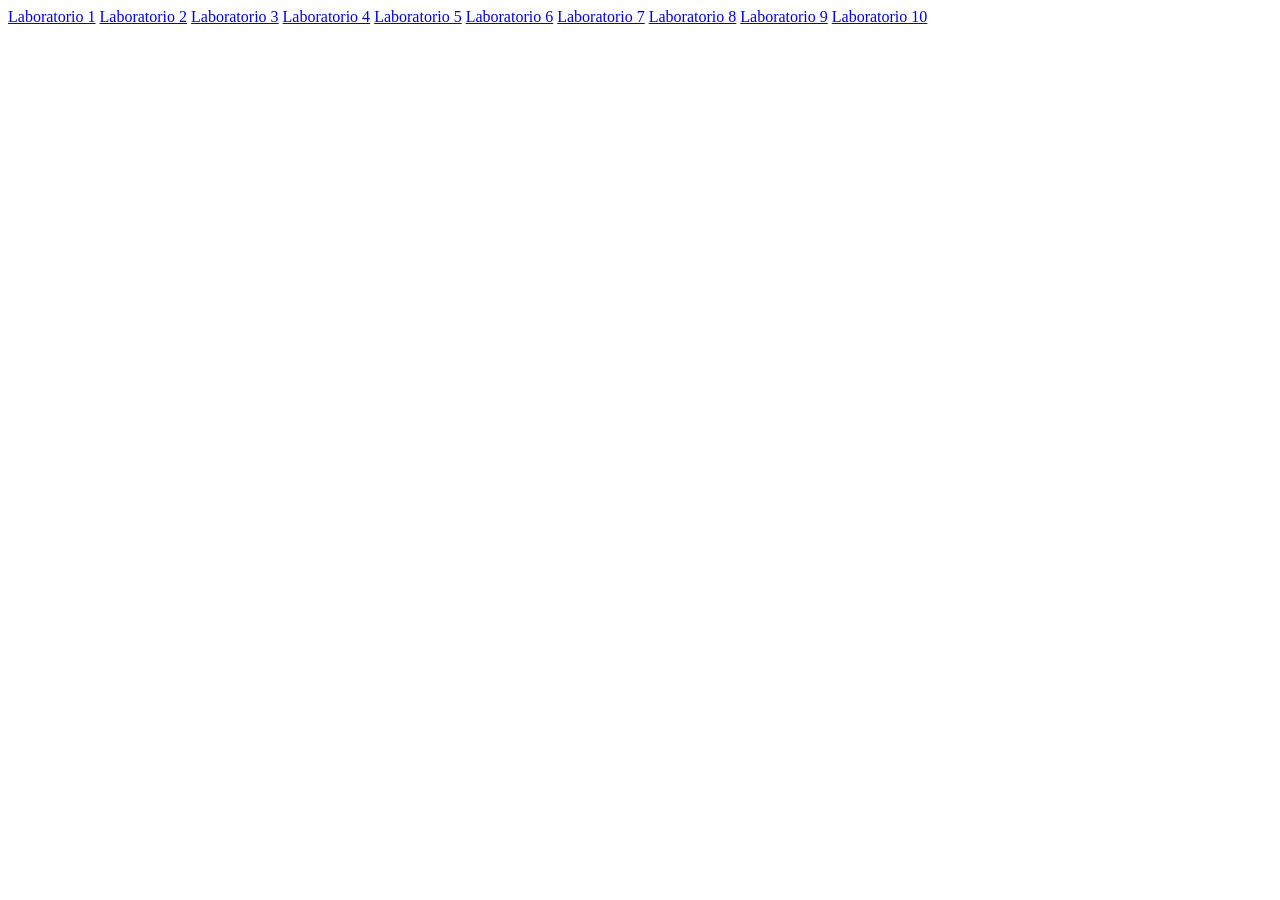
<file: index.html>
<!DOCTYPE html>
<html lang="en">
<head>
    <meta charset="UTF-8">
    <meta name="viewport" content="width=device-width, initial-scale=1.0">
    <title>Edwing Martinez - Laboratorio</title>
    </title>
</head>
<body>
    <a href="LAB 1/">Laboratorio 1</a>
    <a href="LAB 2/">Laboratorio 2</a>
    <a href="LAB 3/">Laboratorio 3</a>
    <a href="LAB 4/">Laboratorio 4</a>
    <a href="LAB 5/">Laboratorio 5</a>
    <a href="LAB 6/">Laboratorio 6</a>
    <a href="LAB 7/">Laboratorio 7</a>
    <a href="LAB 8/">Laboratorio 8</a>
    <a href="LAB 9/">Laboratorio 9</a>
    <a href="LAB 10/">Laboratorio 10</a>
</body>
</html>
</file>
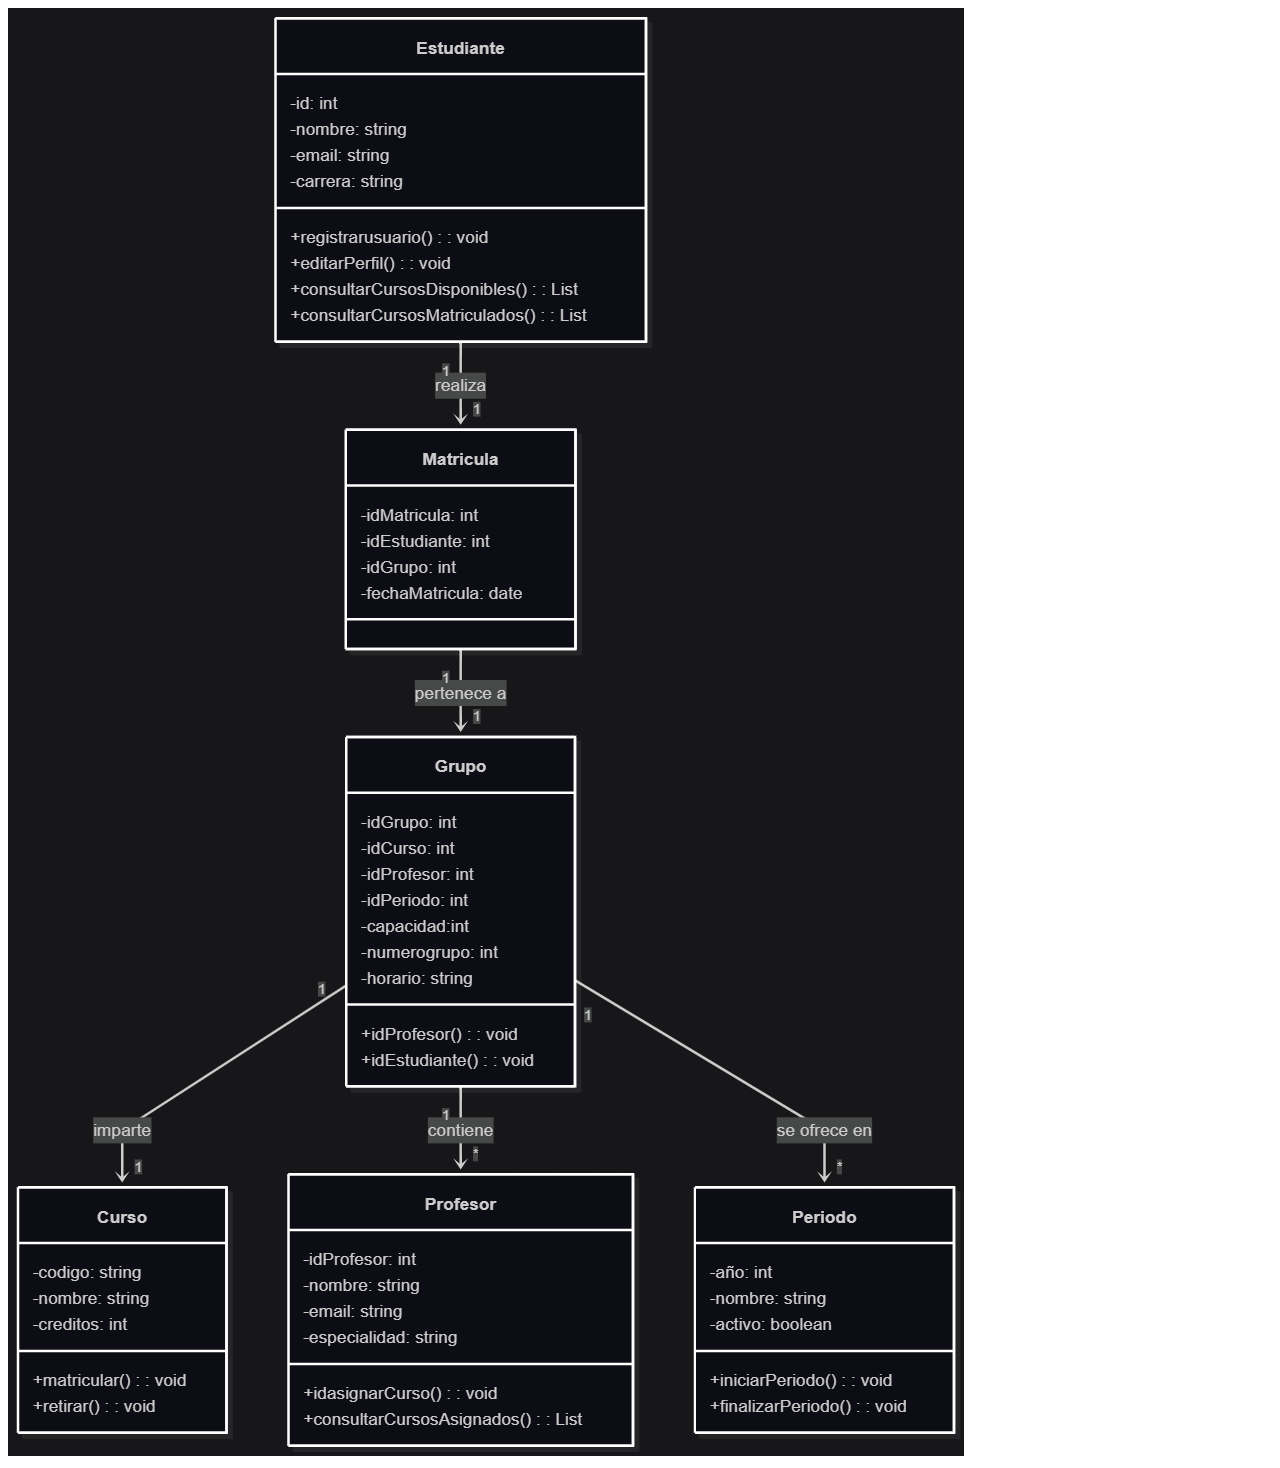
<file: LAB 1/index.html>
<!DOCTYPE html>
<html lang="en">
<head>
    <meta charset="UTF-8">
    <meta name="viewport" content="width=device-width, initial-scale=1.0">
    <title>LAB 1</title>
</head>
<body>
   <img src="tarea_diagrama.png" alt="Representación del proyecto"/> 
</body>
</html>
</file>
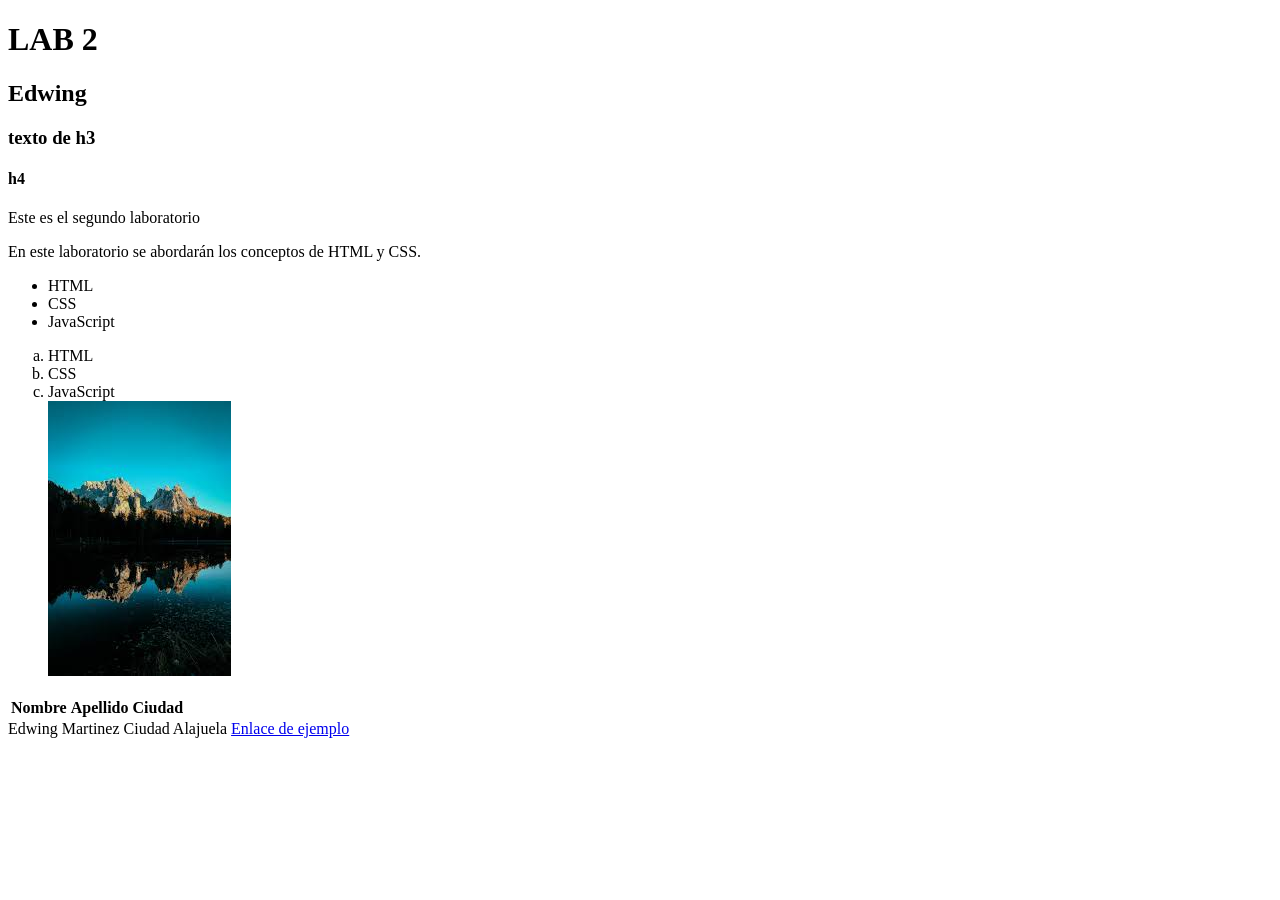
<file: LAB 2/index.html>
<!DOCTYPE html>
<html lang="en">
  <head>
    <!--  cuerpo html  -->
    <meta charset="UTF-8" />
    <meta name="viewport" content="width=device-width, initial-scale=1.0" />
    <title>LAB 2 - Edwing</title>
  </head>
  <body>
    <h1>LAB 2 </h1>
    <h2>Edwing</h2>
    <h3>texto de h3</h3>
    <h4>h4</h4>
    <p>Este es el segundo laboratorio</p>
    <p>En este laboratorio se abordarán los conceptos de HTML y CSS.</p>
    <ul>
      <!--  lista sin ordenar -->
      <li>HTML</li>
      <li>CSS</li>
      <li>JavaScript</li>
      </ul>
      <!-- Lista ordenada -->
      <ol type= "a">
      <li>HTML</li>
      <li>CSS</li>
      <li>JavaScript</li>

      <td><img src="image.jpeg" alt="Representación de la imagen"/></td>
    </ol>
    <table>
      <thead>
        <tr>
          <th>Nombre</th>
          <th>Apellido</th>
          <th>Ciudad</th>
        </tr>


      </table>
      <tbody>
        <tr>
          <td>Edwing</td>
          <td>Martinez</td>
          <td>Ciudad Alajuela</td>
          <td>
        </tr>
      </tbody>
    </table>
    <body>
      <a href="https://www.ejemplo.com">Enlace de ejemplo</a>
    </body>
</html>
</file>
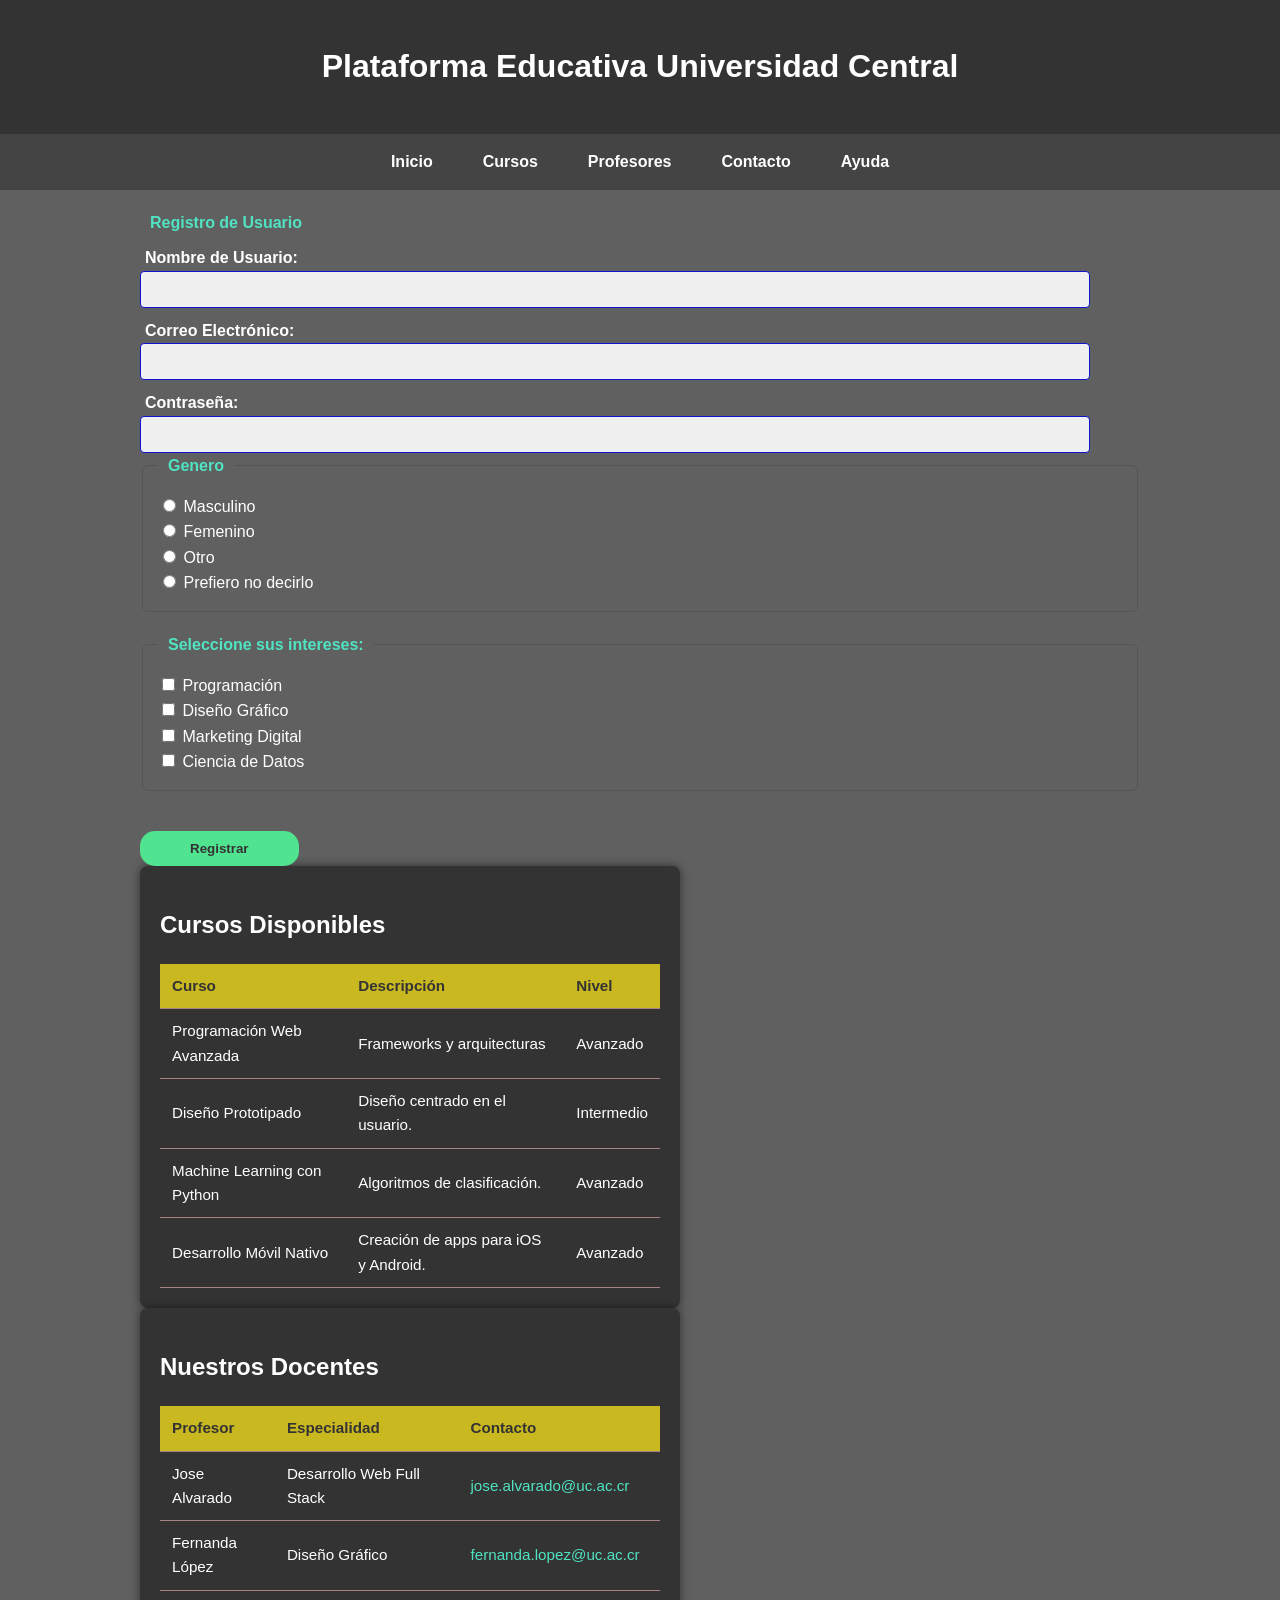
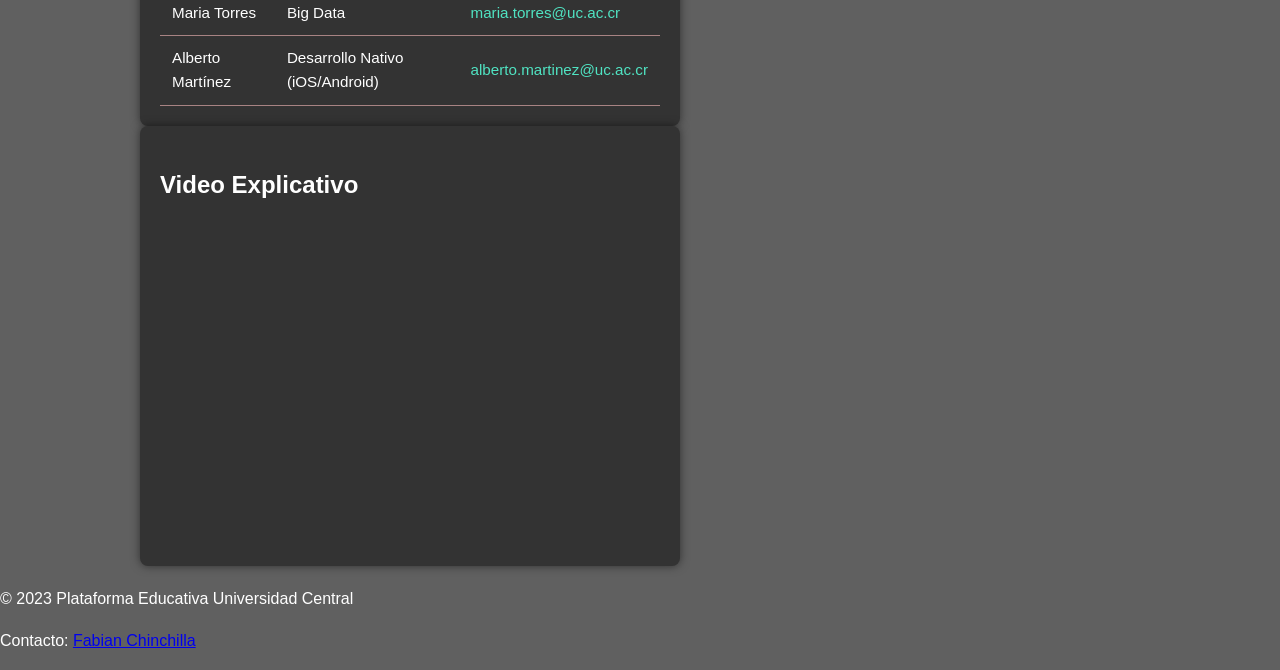
<file: LAB 3/index.html>
<!DOCTYPE html>
<html lang="es">

<head>
  <meta charset="UTF-8">
  <meta name="viewport" content="width=device-width, initial-scale=1.0">
  <title>LAB-03 | Plataforma Educativa </title>
  <style>
    /* Colores base: fondo oscuro y texto claro, con acento verde/azul */
    body {
      background-color: rgba(0, 0, 0, 0.623);
      color: #fff;
      font-family: Arial, sans-serif;
      line-height: 1.6;
      margin: 0;
      padding: 0;
    }

    /* Estilos para el Encabezado */
    header {
      background-color: #333;
      padding: 20px;
      text-align: center;
    }

    nav {
      background-color: #444;
      padding: 10px 0;
    }

    nav ul {
      list-style: none;
      padding: 0;
      margin: 0;
      display: flex;
      justify-content: center;
      flex-wrap: wrap;
    }

    nav li {
      margin: 0 15px;
      padding: 5px 0;
    }

    /* Color de acento para la navegación */
    nav a {
      color: white;
      text-decoration: none;
      font-weight: bold;
      padding: 5px 10px;
      border-radius: 4px;
      transition: background-color 0.3s;
    }

    nav a:hover {
      background-color: #e8cc10;
      color: #333;
    }

    /* Contenido Principal y Secciones */
    main {
      max-width: 1000px;
      margin: 20px auto;
      gap: 20px;
      padding: 0 20px;
    }

    .form-video-container {
      display: flex;
      justify-content: center;
      gap: 20px;
      flex-wrap: wrap;
    }

    section {
      background-color: #333;
      padding: 20px;
      border-radius: 8px;
      box-shadow: 0 0 10px rgba(0, 0, 0, 0.5);
      flex: 1;
      min-width: 300px;
      max-width: 500px;
    }

    /* Estilos de formulario */
    .form-group label {
      display: block;
      margin-left: 5px;
      font-weight: bold;
      margin-top: 10px;
    }

    .form-input {
      width: 95%;
      padding: 10px;
      border: 1px solid #0f12ce;
      border-radius: 4px;
      box-sizing: border-box;
      color: #333;
      background-color: #f0f0f0;
    }
 /* Boton de registrar */
    .submit-button {
      padding: 10px 50px;
      border-radius: 15px;
      background-color: #50e390;
      color: #333;
      font-weight: bold;
      border: none;
      cursor: pointer;
      margin-top: 20px;
      transition: all 0.3s ease;
    }
   
    .submit-button:hover {
      background-color: #44aa32;
      transform: scale(1.05);
    }

    fieldset {
      border: 1px solid #555;
      border-radius: 6px;
      padding: 15px;
      margin-bottom: 20px;
    }

    legend {
      color: #50e3c2;
      font-weight: bold;
      padding: 0 10px;
    }

    /* Estilos del video */
    iframe {
      width: 100%;
      max-width: 560px;
      height: 315px;
      border-radius: 8px;
    }

    /* ESTILOS PARA LAS NUEVAS TABLAS DE DATOS */
    .data-table {
      width: 100%;
      border-collapse: collapse;
      margin-top: 15px;
      font-size: 0.95em;
    }
    .data-table th, .data-table td {
      padding: 10px 12px;
      border-bottom: 1px solid #a88383;
      text-align: left;
    }
    .data-table th {
      background-color: #c9b820;
      color: #333;
      font-weight: bold;
    }
    .data-table td a {
      color: #50e3c2;
      text-decoration: none;
    }
    .data-table td a:hover {
      text-decoration: underline;
    }
    .data-table tbody tr:hover {
      background-color: #4e4e4e;
    }
</style>
</head>

<body>

  <!-- encabezado de cuerpo de la pagina-->
  <header>
    <h1>Plataforma Educativa Universidad Central</h1>
  </header>

  <!-- menu -->
  <nav>
    <ul>
      <li><a href="inicio">Inicio</a></li>
      <li><a href="cursos">Cursos</a></li>
      <li><a href="profesores">Profesores</a></li>
      <li><a href="contacto">Contacto</a></li>
      <li><a href="ayuda">Ayuda</a></li>
    </ul>
  </nav>

  <main class="flex flex-col">
    <!-- CONTENEDOR DE INICIO -->
            <legend>Registro de Usuario</legend>

            <div class="form-group">
              <label for="username">Nombre de Usuario:</label>
              <input class="form-input" type="text" id="username" name="username" required>

              <label for="email">Correo Electrónico:</label>
              <input class="form-input" type="email" id="email" name="email" required>

              <label for="password">Contraseña:</label>
              <input class="form-input" type="password" id="password" name="password" required>
            </div>

            <fieldset>
              <legend>Genero</legend>
              <div>
                <div>
                  <input type="radio" value="m" name="genero" id="g-m">
                  <label for="g-m">Masculino</label>
                </div>
                <div>
                  <input type="radio" value="f" name="genero" id="g-f">
                  <label for="g-f">Femenino</label>
                </div>
                <div>
                  <input type="radio" value="o" name="genero" id="g-o">
                  <label for="g-o">Otro</label>
                </div>
                <div>
                  <input type="radio" value="n" name="genero" id="g-n">
                  <label for="g-n">Prefiero no decirlo</label>
                </div>
              </div>
            </fieldset>

            <fieldset>
              <legend>Seleccione sus intereses:</legend>
              <div>
                <div>
                  <input type="checkbox" name="intereses" id="interes1" value="programacion">
                  <label for="interes1">Programación</label>
                </div>
                <div>
                  <input type="checkbox" name="intereses" id="interes2" value="diseno">
                  <label for="interes2">Diseño Gráfico</label>
                </div>
                <div>
                  <input type="checkbox" name="intereses" id="interes3" value="marketing">
                  <label for="interes3">Marketing Digital</label>
                </div>
                <div>
                  <input type="checkbox" name="intereses" id="interes4" value="ciencia">
                  <label for="interes4">Ciencia de Datos</label>
                </div>
              </div>
            </fieldset>

            <button class="submit-button" type="submit">Registrar</button>
          </fieldset>
        </form>
      </section>
    </div>

    <!-- 1. SECCIÓN: TABLA DE CURSOS -->
    <section id="cursos">
      <h2>Cursos Disponibles</h2>

      <table class="data-table">
        <thead>
          <tr>
            <th>Curso</th>
            <th>Descripción</th>
            <th>Nivel</th>
          </tr>
        </thead>
        <tbody>
          <tr>
            <td>Programación Web Avanzada</td>
            <td>Frameworks y arquitecturas </td>
            <td>Avanzado</td>
          </tr>
          <tr>
            <td>Diseño Prototipado</td>
            <td>Diseño centrado en el usuario.</td>
            <td>Intermedio</td>
          </tr>
          <tr>
            <td>Machine Learning con Python</td>
            <td>Algoritmos de clasificación.</td>
            <td>Avanzado</td>
          </tr>
          <tr>
            <td>Desarrollo Móvil Nativo</td>
            <td>Creación de apps para iOS y Android.</td>
            <td>Avanzado</td>
          </tr>
        </tbody>
      </table>

    </section>

    <!-- 2. SECCIÓN: TABLA DE PROFESORES -->
    <section id="profesores">
      <h2>Nuestros Docentes</h2>
      
      <table class="data-table">
        <thead>
          <tr>
            <th>Profesor</th>
            <th>Especialidad</th>
            <th>Contacto</th>
          </tr>
        </thead>
        <tbody>
          <tr>
            <td>Jose Alvarado</td>
            <td>Desarrollo Web Full Stack</td>
            <td><a href="jose.alvarado@uc.ac.cr">jose.alvarado@uc.ac.cr</a></td>
          </tr>
          <tr>
            <td>Fernanda López</td>
            <td>Diseño Gráfico</td>
            <td><a href="fernanda.lopez@uc.ac.cr">fernanda.lopez@uc.ac.cr</a></td>
          </tr>
          <tr>
            <td>Maria Torres</td>
            <td>Big Data</td>
            <td><a href="maria.torres@uc.ac.cr">maria.torres@uc.ac.cr</a></td>
          </tr>
          <tr>
            <td>Alberto Martínez</td>
            <td>Desarrollo Nativo (iOS/Android)</td>
            <td><a href="alberto.martinez@uc.ac.cr">alberto.martinez@uc.ac.cr</a></td>
          </tr>
        </tbody>
      </table>

    </section>

    <!-- Video Explicativo -->
    <section>
      <h2>Video Explicativo</h2>
      <iframe src="https://www.youtube.com/embed/LXb3EKWsInQ?si=KRC7kR0cZzGenVSb&amp;start=61"
        title="Video Incrustado" frameborder="0"
        allow="accelerometer; autoplay; clipboard-write; encrypted-media; gyroscope; picture-in-picture; web-share"
        referrerpolicy="strict-origin-when-cross-origin" allowfullscreen></iframe>
    </section>
  </main>
  
  <footer>
    <p>&copy; 2023 Plataforma Educativa Universidad Central</p>
    <p>Contacto: <a href="fabian.chinchilla@uc.ac.cr">Fabian Chinchilla</a></p>
  </footer>
</body>
</html>
</file>
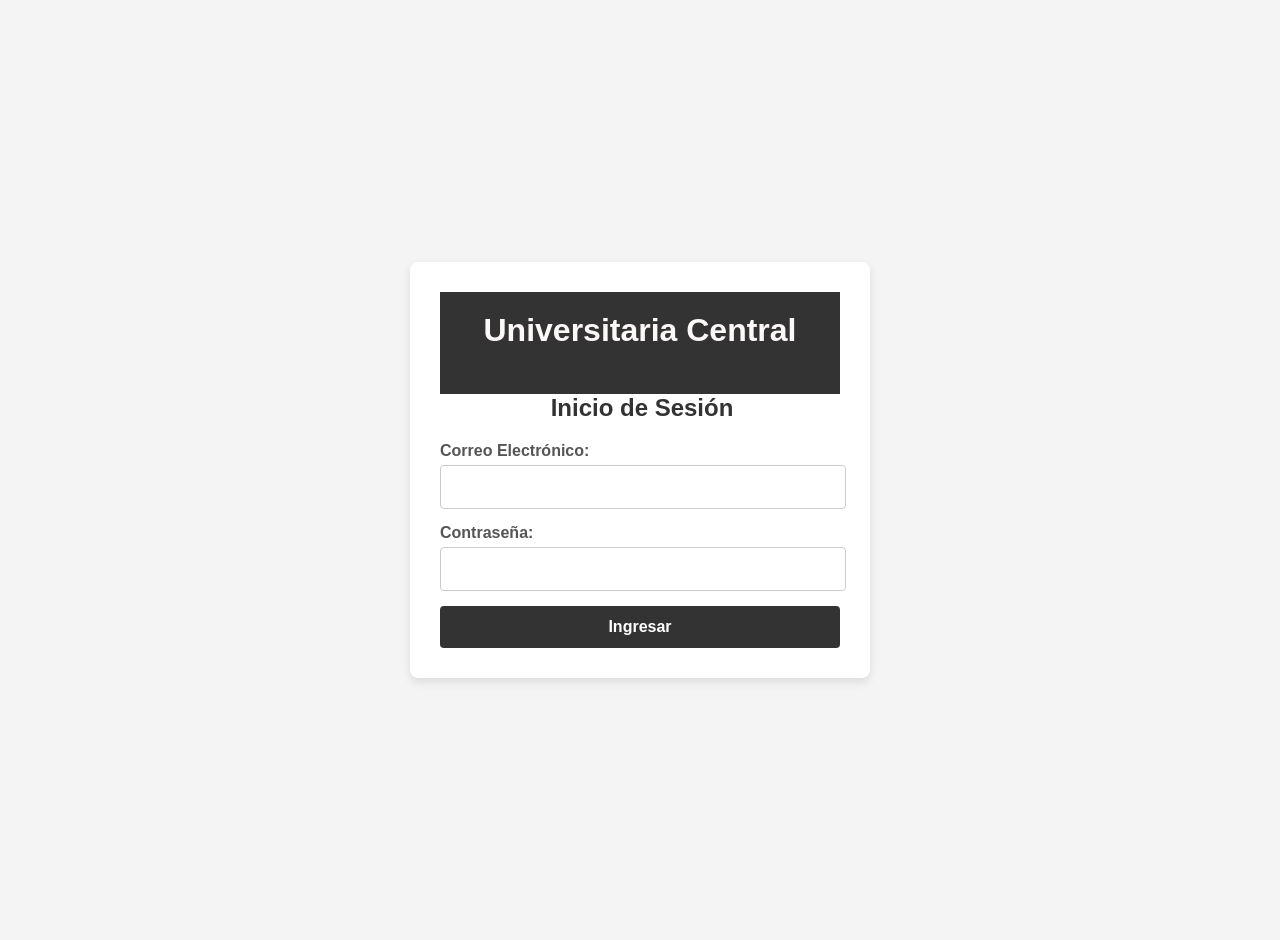
<file: LAB 4/index.htm>
<!DOCTYPE html>
<html lang="es">
<head>
    <meta charset="UTF-8">
    <meta name="viewport" content="width=device-width, initial-scale=1.0">
    <title>Plataforma Universitaria</title>
    
    <!-- CSS Interno para toda la aplicación -->
    <style>
        body {
            font-family: Arial, sans-serif;
            margin: 0;
            background-color: #f4f4f4;
        }

        /* --- Estilos del Login --- */
        #login-view {
            display: flex; /* Visible por defecto */
            justify-content: center;
            align-items: center;
            min-height: 100vh;
        }
        .login-container {
            width: 100%;
            max-width: 400px;
            background-color: #ffffff;
            padding: 30px;
            border-radius: 8px;
            box-shadow: 0 4px 10px rgba(0,0,0,0.1);
        }
        /* --- Titulo del Login --- */
        .login-container h1 {
            color: #fdf8f8;
            margin: 0 0 25px 0;
            text-align: center;
        }
        .login-container legend {
            font-size: 1.5em;
            font-weight: bold;
            color: #333;
            text-align: center;
            margin-bottom: 20px;
            width: 100%;
        }
        .login-container fieldset {
            border: none;
            padding: 0;
            margin: 0;
        }
        .login-container label {
            display: block;
            margin-bottom: 5px;
            font-weight: bold;
            color: #555;
        }
        .login-container input[type="email"],
        .login-container input[type="password"] {
            width: 95%;
            padding: 12px;
            border: 1px solid #ccc;
            border-radius: 4px;
            font-size: 16px;
            margin-bottom: 15px;
        }
        .login-container button {
            width: 100%;
            padding: 12px;
            background-color: #333;
            color: white;
            border: none;
            border-radius: 4px;
            cursor: pointer;
            font-size: 16px;
            font-weight: bold;
        }

        /* --- Estilos de la Plataforma --- */
        #platform-view {
            display: none; /* Oculta por defecto */
        }
        
        header {
            background-color: #333;
            color: white;
            padding: 20px;
            text-align: center;
        }
        header h1 {
            margin: 0;
            font-size: 2em;
        }

        nav {
            background-color: #444;
            padding: 10px;
            text-align: center;
        }
        nav a {
            color: white;
            text-decoration: none;
            padding: 10px 15px;
            font-weight: bold;
            font-size: 1.1em;
            cursor: pointer; /* Cambiado para JS */
        }
        /* Color para el link activo (manejado por JS) */
        nav a.active {
            color: #50e3c2; 
        }
        /* Color para el link de Salir */
        nav a.logout {
            color: #ffb3b3; 
        }

        main {
            max-width: 1000px;
            margin: 20px auto;
            padding: 0 20px;
        }
        
        /* Oculta todas las secciones de la plataforma por defecto */
        #platform-view main section {
            display: none; 
            background-color: #ffffff;
            padding: 20px;
            border-radius: 8px;
            box-shadow: 0 4px 10px rgba(0,0,0,0.1);
            overflow-x: auto;
        }
        
        /* Muestra la sección activa (manejado por JS) */
        #platform-view main section.active {
            display: block;
        }

        section h2 {
            color: #333;
            border-bottom: 2px solid #50e3c2;
            padding-bottom: 10px;
        }

        /* Estilos de Tabla */
        table {
            width: 100%;
            border-collapse: collapse;
            margin-top: 15px;
            font-size: 0.95em;
        }
        table thead {
            background-color: #333;
            color: white;
        }
        table th, table td {
            padding: 12px;
            text-align: left;
        }
        table tbody tr:nth-child(even) {
            background-color: #f9f9f9;
        }
        table tbody tr {
            border-bottom: 1px solid #ddd;
        }

        footer {
            text-align: center;
            padding: 20px;
            margin-top: 30px;
            color: #777;
            background-color: #f9f9f9;
        }
    </style>
</head>
<body>

    <!-- =======================
          VISTA DE LOGIN
    ======================== -->
    <main id="login-view">
        <section class="login-container">
            <header>
                <h1>Universitaria Central</h1>
            </header>
            
            <form id="login-form">
                <fieldset>
                    <legend>Inicio de Sesión</legend>
                    
                    <div>
                        <label for="email">Correo Electrónico:</label>
                        <input type="email" id="email" name="email" required>
                    </div>
                    
                    <div>
                        <label for="password">Contraseña:</label>
                        <input type="password" id="password" name="password" required>
                    </div>
                    
                    <button type="submit">Ingresar</button>
                </fieldset>
            </form>
        </section>
    </main>

    <!-- =======================
        VISTA DE PLATAFORMA (Oculta)
    ======================== -->
    <div id="platform-view">
        <header>
            <h1>Plataforma Universitaria</h1>
        </header>

        <nav>
            <a id="nav-estudiantes" class="active">Estudiantes</a>
            <a id="nav-cursos">Cursos</a>
            <a id="nav-profesores">Profesores</a>
            <a id="nav-salir" class="logout">Salir</a>
        </nav>

        <main>
            <!-- Módulo de Estudiantes -->
            <section id="estudiantes-section" class="active">
                <h2>Módulo de Estudiantes</h2>
                <table>
                    <thead>
                        <tr>
                            <th>Carné</th>
                            <th>Nombre Completo</th>
                            <th>Carrera</th>
                            <th>Email</th>
                        </tr>
                    </thead>
                    <tbody>
                        <tr>
                            <td>2023001</td>
                            <td>Ana García Rojas</td>
                            <td>Ingeniería de Software</td>
                            <td>ana.garcia@email.com</td>
                        </tr>
                        <tr>
                            <td>2022002</td>
                            <td>Carlos Mora Vega</td>
                            <td>Administración de Empresas</td>
                            <td>carlos.mora@email.com</td>
                        </tr>
                        <tr>
                            <td>2023003</td>
                            <td>Sofía Torres Lizano</td>
                            <td>Diseño Gráfico</td>
                            <td>sofia.torres@email.com</td>
                        </tr>
                    </tbody>
                </table>
            </section>

            <!-- Módulo de Cursos -->
            <section id="cursos-section">
                <h2>Módulo de Cursos</h2>
                <table>
                    <thead>
                        <tr>
                            <th>Código</th>
                            <th>Nombre del Curso</th>
                            <th>Créditos</th>
                            <th>Profesor Asignado</th>
                        </tr>
                    </thead>
                    <tbody>
                        <tr>
                            <td>CUR-101</td>
                            <td>Programación Web Avanzada</td>
                            <td>4</td>
                            <td>Dr. Alberto Martínez</td>
                        </tr>
                        <tr>
                            <td>CUR-102</td>
                            <td>Bases de Datos Distribuidas</td>
                            <td>4</td>
                            <td>Dra. Laura Torres</td>
                        </tr>
                        <tr>
                            <td>CUR-103</td>
                            <td>Inteligencia de Negocios</td>
                            <td>3</td>
                            <td>Dr. Carlos Rojas</td>
                        </tr>
                    </tbody>
                </table>
            </section>

            <!-- Módulo de Profesores -->
            <section id="profesores-section">
                <h2>Módulo de Profesores</h2>
                <table>
                    <thead>
                        <tr>
                            <th>ID</th>
                            <th>Nombre Completo</th>
                            <th>Especialidad</th>
                            <th>Email</th>
                        </tr>
                    </thead>
                    <tbody>
                        <tr>
                            <td>P-001</td>
                            <td>Dr. Alberto Martínez</td>
                            <td>Desarrollo Web Full Stack</td>
                            <td>alberto.martinez@uc.ac.cr</td>
                        </tr>
                        <tr>
                            <td>P-002</td>
                            <td>Dra. Laura Torres</td>
                            <td>Big Data y Modelos Predictivos</td>
                            <td>laura.torres@uc.ac.cr</td>
                        </tr>
                        <tr>
                            <td>P-003</td>
                            <td>Dr. Carlos Rojas</td>
                            <td>Inteligencia de Negocios</td>
                            <td>carlos.rojas@uc.ac.cr</td>
                        </tr>
                    </tbody>
                </table>
            </section>
        </main>

        <footer>
            <p>&copy; 2025 Plataforma Universitaria. Todos los derechos reservados.</p>
        </footer>
    </div>

    <!-- =======================
            SCRIPT
    ======================== -->
    <script>
        // Espera a que el DOM esté cargado
        document.addEventListener("DOMContentLoaded", function() {
            
            // Vistas principales
            const loginView = document.getElementById("login-view");
            const platformView = document.getElementById("platform-view");
            
            // Formulario de Login
            const loginForm = document.getElementById("login-form");
            
            // Secciones de la plataforma
            const sections = {
                estudiantes: document.getElementById("estudiantes-section"),
                cursos: document.getElementById("cursos-section"),
                profesores: document.getElementById("profesores-section")
            };
            
            // Enlaces de navegación
            const navLinks = {
                estudiantes: document.getElementById("nav-estudiantes"),
                cursos: document.getElementById("nav-cursos"),
                profesores: document.getElementById("nav-profesores"),
                salir: document.getElementById("nav-salir")
            };
            
            // Función para mostrar una vista (Login o Plataforma)
            function showView(viewToShow) {
                loginView.style.display = (viewToShow === 'login') ? 'flex' : 'none';
                platformView.style.display = (viewToShow === 'platform') ? 'block' : 'none';
            }

            // Función para mostrar una sección de la plataforma
            function showSection(sectionId) {
                // Ocultar todas las secciones
                Object.values(sections).forEach(section => {
                    section.style.display = 'none';
                });
                // Quitar 'active' de todos los links
                Object.values(navLinks).forEach(link => {
                    if (link) link.classList.remove('active');
                });
                
                // Mostrar la sección seleccionada
                if (sections[sectionId]) {
                    sections[sectionId].style.display = 'block';
                }
                // Marcar el link como activo
                if (navLinks[sectionId]) {
                    navLinks[sectionId].classList.add('active');
                }
            }

            // --- Event Listeners ---

            // 1. Manejar el envío del formulario de Login
            loginForm.addEventListener("submit", function(event) {
                event.preventDefault(); // Evita que la página se recargue
                
                // Oculta login, muestra plataforma
                showView('platform');
                // Muestra la sección de estudiantes por defecto
                showSection('estudiantes');
            });

            // 2. Manejar clic en "Estudiantes"
            navLinks.estudiantes.addEventListener("click", function() {
                showSection('estudiantes');
            });

            // 3. Manejar clic en "Cursos"
            navLinks.cursos.addEventListener("click", function() {
                showSection('cursos');
            });

            // 4. Manejar clic en "Profesores"
            navLinks.profesores.addEventListener("click", function() {
                showSection('profesores');
            });

            // 5. Manejar clic en "Salir"
            navLinks.salir.addEventListener("click", function() {
                // Oculta plataforma, muestra login
                showView('login');
            });

            // Estado inicial: Mostrar solo el login
            showView('login');
        });
    </script>

</body>
</html>
</file>
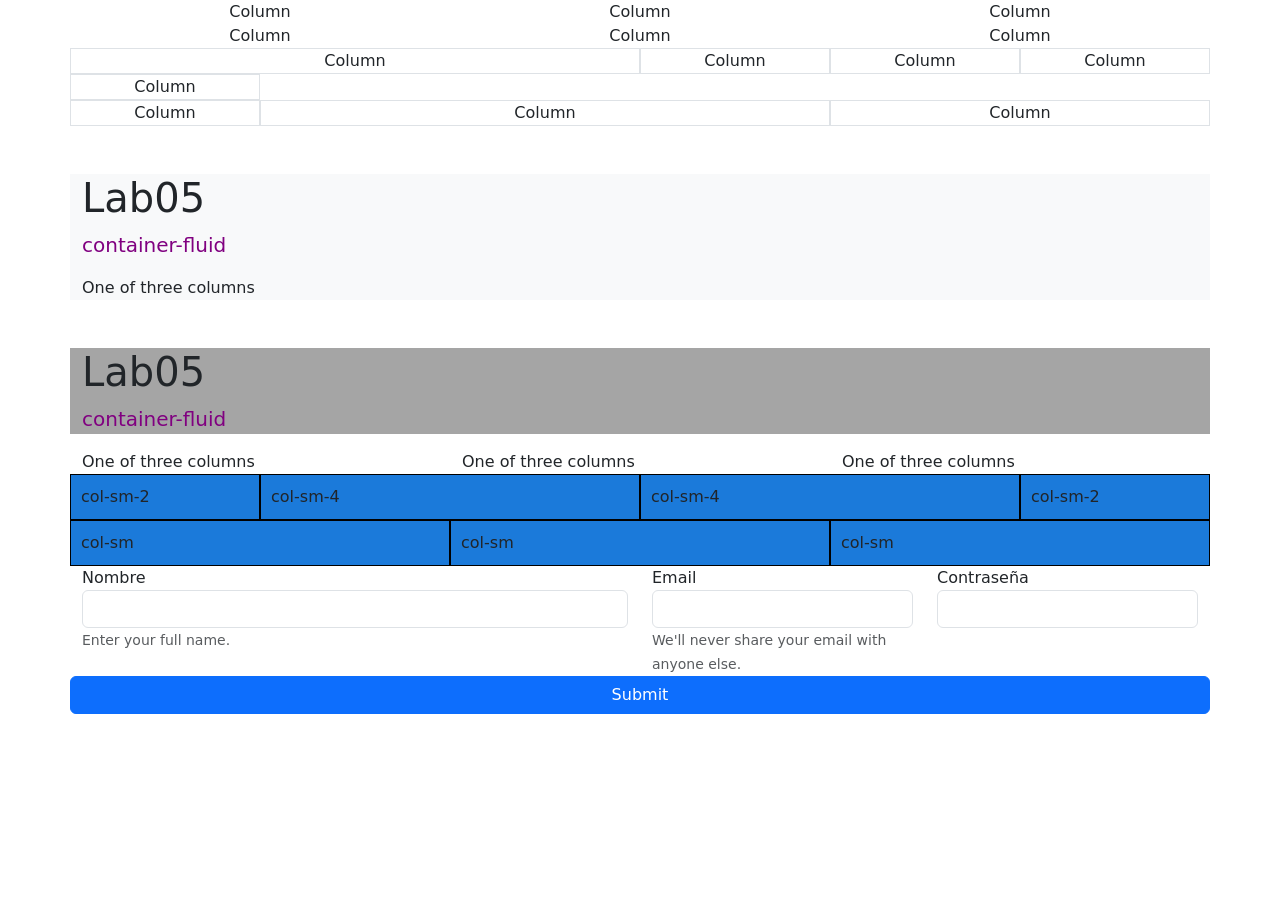
<file: LAB 5/index.html>
<!DOCTYPE html>
<html lang="en">
<head>
    <meta charset="UTF-8">
    <meta name="viewport" content="width=device-width, initial-scale=1.0">
    <link rel="stylesheet" href="index.css">
    <link href="https://cdn.jsdelivr.net/npm/bootstrap@5.3.8/dist/css/bootstrap.min.css" rel="stylesheet" integrity="sha384-sRIl4kxILFvY47J16cr9ZwB07vP4J8+LH7qKQnuqkuIAvNWLzeN8tE5YBujZqJLB" crossorigin="anonymous">
    <title>LAB 5</title>
</head>
<body>
  <script src="https://cdn.jsdelivr.net/npm/bootstrap@5.3.8/dist/js/bootstrap.bundle.min.js" integrity="sha384-FKyoEForCGlyvwx9Hj09JcYn3nv7wiPVlz7YYwJrWVcXK/BmnVDxM+D2scQbITxI" crossorigin="anonymous"></script>  
</body>
</html><div class="container text-center">
  <div class="row">
    <div class="col">
      Column
    </div>
    <div class="col">
      Column
    </div>
    <div class="col">
      Column
    </div>
  </div>
</div>
<div class="container text-center">
  <div class="row">
    <div class="col">
      Column
    </div>
    <div class="col">
      Column
    </div>
    <div class="col">
      Column
    </div>
  </div>
</div>

    <div class="container text-center">
      <div class="row">
        <div class="col-6 border">Column</div>
        <div class="col-2 border">Column</div>
        <div class="col-2 border">Column</div>
        <div class="col-2 border">Column</div>
        <div class="col-2 border">Column</div>
      </div>
      <div class="row">
        <div class="col-2 border">Column</div>
        <div class="col-6 border">Column</div>
        <div class="col-4 border">Column</div>
      </div>
    </div>

    <div id="ctn-1" class="container">
      <h1 class="mt-5">Lab05</h1>
      <p class="lead">container-fluid</p>
      One of three columns
    </div>

    <div id="ctn-2" class="container-sm">
      <h1 class="mt-5">Lab05</h1>
      <p class="lead">container-fluid</p>
    </div>

    <div class="container">
      <div class="row">
        <div class="col-sm">One of three columns</div>
        <div class="col-sm">One of three columns</div>
        <div class="col-sm">One of three columns</div>
      </div>
    </div>

    <div class="container pintar">
      <div class="row">
        <div class="col-sm-2">col-sm-2</div>
        <div class="col-sm-4">
          <div>col-sm-4</div>
        </div>
        <div class="col-sm-4">
          <div>col-sm-4</div>
        </div>
        <div class="col-sm-2">col-sm-2</div>
      </div>
      <div class="row">
        <div class="col-sm">col-sm</div>
        <div class="col-sm">col-sm</div>
        <div class="col-sm">col-sm</div>
      </div>
    </div>

    <div class="container">
      <form>
        <div class="row">
          <div class="form-group col-sm-4 col-md-6">
            <label for="exampleInputName">Nombre</label>
            <input type="text" class="form-control" id="exampleInputName" aria-describedby="nameHelp" />
            <small id="nameHelp" class="form-text text-muted">Enter your full name.</small>
          </div>

          <div class="form-group col-sm-4 col-md-3">
            <label for="exampleInputEmail1">Email</label>
            <input type="email" class="form-control" id="exampleInputEmail1" aria-describedby="emailHelp" />
            <small id="emailHelp" class="form-text text-muted">We'll never share your email with anyone else.</small>
          </div>

          <div class="form-group col-sm-4 col-md-3">
            <label for="exampleInputPassword1">Contraseña</label>
            <input type="password" class="form-control" id="exampleInputPassword1" />
          </div>
        </div>

        <div class="row">
          <button type="submit" class="btn btn-primary">Submit</button>
        </div>
      </form>

    </div>
</file>
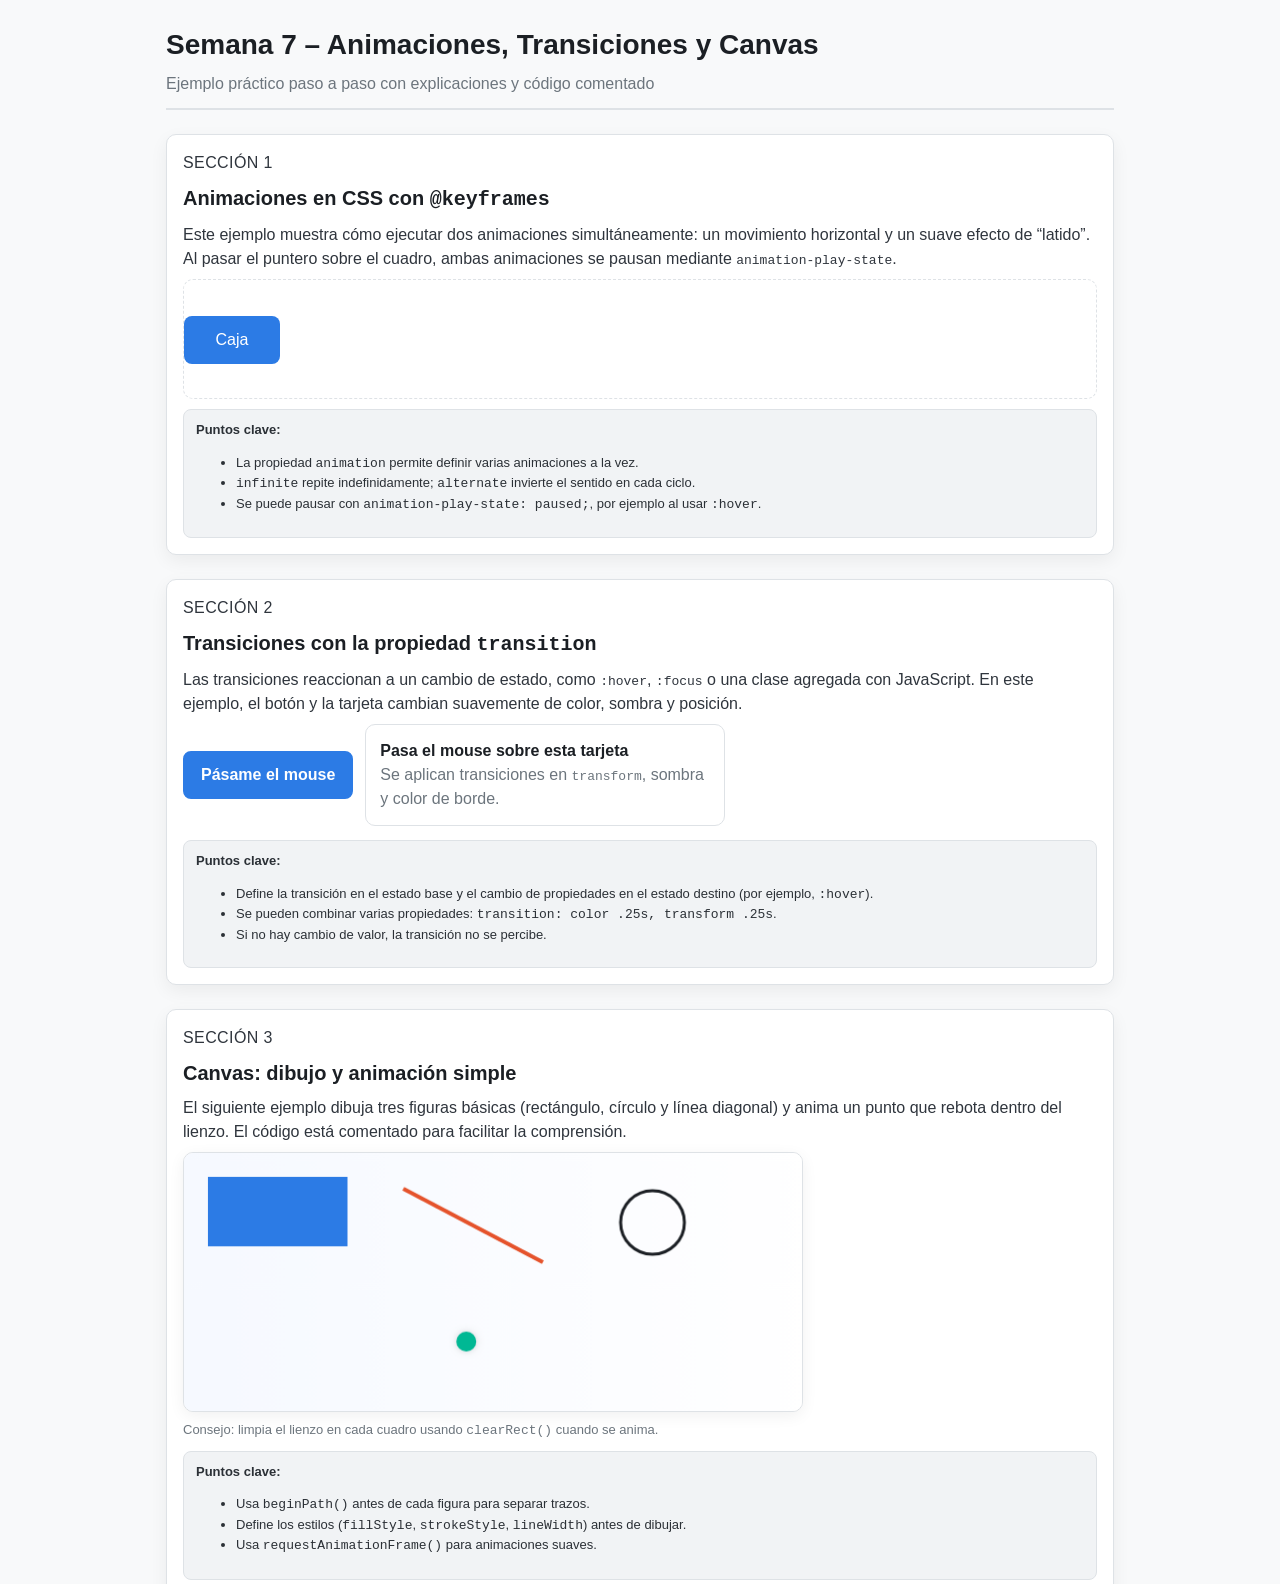
<file: LAB 6/index.html>
<!DOCTYPE html>
<html lang="es">
<head>
  <meta charset="utf-8" />
  <title>Semana 7 - Animaciones, Transiciones y Canvas</title>
  <meta name="viewport" content="width=device-width, initial-scale=1" />
  <style>
    /* ==========
       Estilos base (simil Bootstrap pero sin dependencias)
       ========== */
    :root {
      --primary: #2c7be5;
      --primary-600: #1f6bd0;
      --accent: #00b894;
      --text: #1b1f24;
      --muted: #6c757d;
      --border: #dee2e6;
      --bg: #f8f9fa;
      --card: #ffffff;
    }

    * { box-sizing: border-box; }
    html, body { height: 100%; }
    body {
      margin: 0;
      font-family: Arial, Helvetica, sans-serif;
      color: var(--text);
      background: var(--bg);
      line-height: 1.5;
    }

    .container {
      max-width: 980px;
      margin: 24px auto;
      padding: 0 16px;
    }

    .header {
      border-bottom: 2px solid var(--border);
      padding-bottom: 12px;
      margin-bottom: 24px;
    }
    .h1 { font-size: 28px; margin: 0 0 6px; }
    .subtitle { color: var(--muted); margin: 0; }

    .card {
      background: var(--card);
      border: 1px solid var(--border);
      border-radius: 10px;
      box-shadow: 0 6px 18px rgba(0,0,0,.06);
      padding: 16px;
      margin-bottom: 24px;
    }
    .card h2 {
      margin: 0 0 8px;
      font-size: 20px;
    }
    .card p { margin: 0 0 8px; color: #2f353d; }
    .muted { color: var(--muted); }

    .codehint {
      font-size: 13px;
      background: #f1f3f5;
      border: 1px solid var(--border);
      border-radius: 8px;
      padding: 10px 12px;
      margin: 10px 0 0;
      color: #2b3036;
    }

    /* ==========
       Sección 1: Animaciones con @keyframes
       ========== */
    .stage {
      position: relative;
      height: 120px;
      border: 1px dashed var(--border);
      border-radius: 10px;
      background: #fff;
      overflow: hidden;
      padding: 8px;
    }
    .box {
      position: absolute;
      left: 0;
      top: 36px;
      width: 96px;
      height: 48px;
      line-height: 48px;
      text-align: center;
      color: #fff;
      background: var(--primary);
      border-radius: 8px;
      /* Dos animaciones en el mismo elemento */
      animation: slide-right 3s ease-in-out 0s infinite alternate;
    }

    /* Movimiento horizontal */
    @keyframes slide-right {
      from { transform: translateX(0); }
      to   { transform: translateX(620px); }
    }

    /* Suave efecto de “latido” con escala y opacidad */
    @keyframes pulse {
      0%   { transform: scale(1);    opacity: 1; }
      50%  { transform: scale(1.08); opacity: 0.88; }
      100% { transform: scale(1);    opacity: 1; }
    }

    /* Pausar animación al pasar el mouse */
    .box:hover { animation-play-state: paused, paused; cursor: pointer; }

    /* ==========
       Sección 2: Transiciones
       ========== */
    .btnrow {
      display: flex;
      gap: 12px;
      flex-wrap: wrap;
      align-items: center;
    }

    .btn {
      display: inline-block;
      padding: 10px 16px;
      border: 2px solid var(--primary);
      background: var(--primary);
      color: #fff;
      border-radius: 8px;
      font-weight: 600;
      text-decoration: none;
      transition:
        background-color .25s ease,
        color .25s ease,
        border-color .25s ease,
        transform .25s ease,
        box-shadow .25s ease;
    }

    .btn:hover {
      background-color: #fff;
      color: var(--primary);
      transform: translateY(-2px);
      box-shadow: 0 6px 18px rgba(44,123,229,.25);
    }

    .btn:active { transform: translateY(0); }

    .card-demo {
      padding: 14px;
      border: 1px solid var(--border);
      border-radius: 10px;
      background: #fff;
      transition: transform .25s ease, box-shadow .25s ease, border-color .25s ease;
    }

    .card-demo:hover {
      transform: translateY(-4px);
      border-color: var(--primary);
      box-shadow: 0 10px 28px rgba(44,123,229,.18);
    }

    /* ==========
       Sección 3: Canvas
       ========== */
    #demoCanvas {
      display: block;
      width: 100%;
      max-width: 620px;
      height: 260px;
      border: 1px solid var(--border);
      border-radius: 10px;
      box-shadow: 0 4px 16px rgba(0,0,0,.06);
      background: #fff;
    }

    .footer-note {
      margin-top: 8px;
      font-size: 13px;
      color: var(--muted);
    }

    .sect-title {
      margin: 0 0 4px;
      font-size: 16px;
      color: var(--muted);
      letter-spacing: .4px;
      text-transform: uppercase;
    }
  </style>
</head>
<body>
  <main class="container">
    <header class="header">
      <h1 class="h1">Semana 7 – Animaciones, Transiciones y Canvas</h1>
      <p class="subtitle">Ejemplo práctico paso a paso con explicaciones y código comentado</p>
    </header>

    <!-- =======================
         SECCIÓN 1: ANIMACIONES
         ======================= -->
    <section class="card">
      <p class="sect-title">Sección 1</p>
      <h2>Animaciones en CSS con <code>@keyframes</code></h2>
      <p class="muted">
        Este ejemplo muestra cómo ejecutar dos animaciones simultáneamente:
        un movimiento horizontal y un suave efecto de “latido”.
        Al pasar el puntero sobre el cuadro, ambas animaciones se pausan mediante <code>animation-play-state</code>.
      </p>

      <div class="stage">
        <div class="box">Caja</div>
      </div>

      <div class="codehint">
        <strong>Puntos clave:</strong>
        <ul>
          <li>La propiedad <code>animation</code> permite definir varias animaciones a la vez.</li>
          <li><code>infinite</code> repite indefinidamente; <code>alternate</code> invierte el sentido en cada ciclo.</li>
          <li>Se puede pausar con <code>animation-play-state: paused;</code>, por ejemplo al usar <code>:hover</code>.</li>
        </ul>
      </div>
    </section>

    <!-- =======================
         SECCIÓN 2: TRANSICIONES
         ======================= -->
    <section class="card">
      <p class="sect-title">Sección 2</p>
      <h2>Transiciones con la propiedad <code>transition</code></h2>
      <p class="muted">
        Las transiciones reaccionan a un cambio de estado, como <code>:hover</code>, <code>:focus</code>
        o una clase agregada con JavaScript.
        En este ejemplo, el botón y la tarjeta cambian suavemente de color, sombra y posición.
      </p>

      <div class="btnrow" style="margin: 8px 0 14px;">
        <a class="btn" href="#!" aria-label="Botón de ejemplo">Pásame el mouse</a>
        <div class="card-demo" style="max-width: 360px;">
          <strong>Pasa el mouse sobre esta tarjeta</strong>
          <div class="muted">Se aplican transiciones en <code>transform</code>, sombra y color de borde.</div>
        </div>
      </div>

      <div class="codehint">
        <strong>Puntos clave:</strong>
        <ul>
          <li>Define la transición en el estado base y el cambio de propiedades en el estado destino (por ejemplo, <code>:hover</code>).</li>
          <li>Se pueden combinar varias propiedades: <code>transition: color .25s, transform .25s</code>.</li>
          <li>Si no hay cambio de valor, la transición no se percibe.</li>
        </ul>
      </div>
    </section>

    <!-- =======================
         SECCIÓN 3: CANVAS
         ======================= -->
    <section class="card">
      <p class="sect-title">Sección 3</p>
      <h2>Canvas: dibujo y animación simple</h2>
      <p class="muted">
        El siguiente ejemplo dibuja tres figuras básicas (rectángulo, círculo y línea diagonal)
        y anima un punto que rebota dentro del lienzo.
        El código está comentado para facilitar la comprensión.
      </p>

      <canvas id="demoCanvas" width="620" height="260" aria-label="Demostración de Canvas con figuras y animación"></canvas>
      <div class="footer-note">Consejo: limpia el lienzo en cada cuadro usando <code>clearRect()</code> cuando se anima.</div>

      <div class="codehint">
        <strong>Puntos clave:</strong>
        <ul>
          <li>Usa <code>beginPath()</code> antes de cada figura para separar trazos.</li>
          <li>Define los estilos (<code>fillStyle</code>, <code>strokeStyle</code>, <code>lineWidth</code>) antes de dibujar.</li>
          <li>Usa <code>requestAnimationFrame()</code> para animaciones suaves.</li>
        </ul>
      </div>
    </section>
  </main>

  <!-- =======================
       SCRIPT DE CANVAS
       ======================= -->
  <script>
    // ===== Configuración inicial del Canvas =====
    const canvas = document.getElementById('demoCanvas');
    const ctx = canvas.getContext('2d');

    // ===== Dibujo del fondo y figuras estáticas =====
    function dibujarFondo() {
      // Fondo con gradiente suave
      const g = ctx.createLinearGradient(0, 0, canvas.width, 0);
      g.addColorStop(0, '#f6f9ff');
      g.addColorStop(1, '#ffffff');
      ctx.fillStyle = g;
      ctx.fillRect(0, 0, canvas.width, canvas.height);
    }

    function dibujarRectangulo() {
      ctx.fillStyle = '#2c7be5';
      ctx.fillRect(24, 24, 140, 70); // x, y, ancho, alto
    }

    function dibujarCirculo(x, y, r) {
      ctx.beginPath();
      ctx.arc(x, y, r, 0, Math.PI * 2);
      ctx.strokeStyle = '#1b1f24';
      ctx.lineWidth = 3;
      ctx.stroke();
    }

    function dibujarLinea() {
      ctx.beginPath();
      ctx.moveTo(220, 36);
      ctx.lineTo(360, 110);
      ctx.strokeStyle = '#e5532c';
      ctx.lineWidth = 4;
      ctx.stroke();
    }

    // ===== Animación simple: punto que rebota =====
    let dotX = 120, dotY = 190;
    let vx = 2.4, vy = 1.8;
    const radio = 10;

    function dibujarPunto() {
      ctx.beginPath();
      ctx.arc(dotX, dotY, radio, 0, Math.PI * 2);
      ctx.fillStyle = '#00b894';
      ctx.shadowColor = 'rgba(0,0,0,.15)';
      ctx.shadowBlur = 6;
      ctx.fill();
      ctx.shadowBlur = 0; // Restablecer sombra
    }

    function actualizar() {
      // Limpia el lienzo completo
      ctx.clearRect(0, 0, canvas.width, canvas.height);

      // Redibuja las partes estáticas
      dibujarFondo();
      dibujarRectangulo();
      dibujarCirculo(470, 70, 32);
      dibujarLinea();

      // Actualiza posición del punto
      dotX += vx;
      dotY += vy;

      // Rebote contra los bordes
      if (dotX + radio > canvas.width || dotX - radio < 0) vx *= -1;
      if (dotY + radio > canvas.height || dotY - radio < 0) vy *= -1;

      // Dibuja el punto
      dibujarPunto();

      // Llamada recursiva para mantener la animación
      requestAnimationFrame(actualizar);
    }

    // Inicia la animación
    actualizar();
  </script>
</body>
</html>
</file>
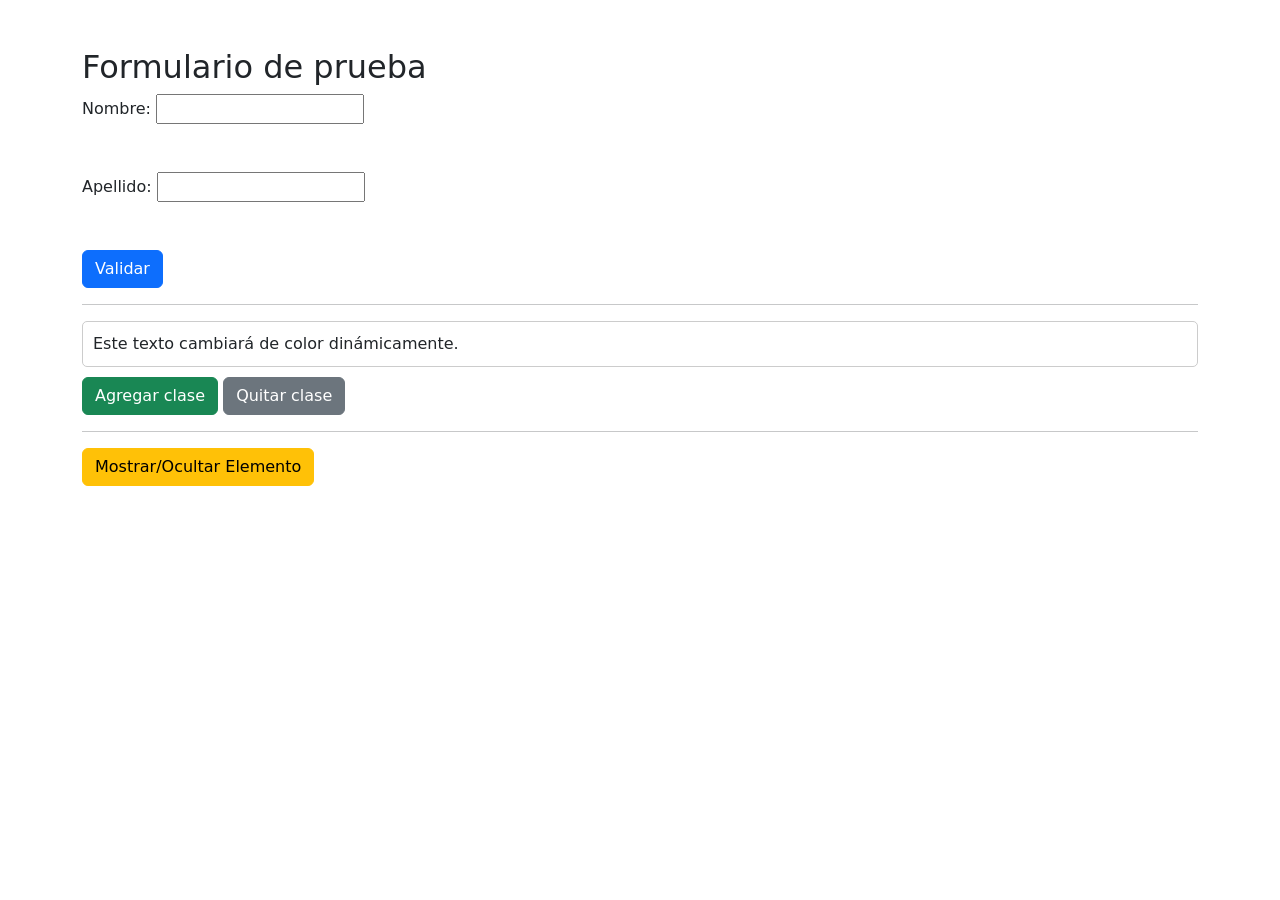
<file: LAB 7/index.html>
<!DOCTYPE html>
<html lang="es">
<head>
  <meta charset="UTF-8">
  <title>LAB 7</title>
  <link rel="stylesheet" href= "index.css">
  <link href="https://cdn.jsdelivr.net/npm/bootstrap@5.3.8/dist/css/bootstrap.min.css" rel="stylesheet" integrity="sha384-sRIl4kxILFvY47J16cr9ZwB07vP4J8+LH7qKQnuqkuIAvNWLzeN8tE5YBujZqJLB" crossorigin="anonymous">
  <link rel="stylesheet" href="https://cdn.jsdelivr.net/npm/bootstrap@5.3.0/dist/css/bootstrap.min.css">
</head>
<body>

  <div class ="container mt-5">

  <h2>Formulario de prueba</h2>

  <form id="miFormulario">
    <div class ="form-group">

    <label>Nombre:</label>
      <input type="text" id="nombre" class="from-control" />
    </div><br><br>

    <div class ="form-group">
    <label>Apellido:</label>
      <input type="text" id="apellido" class="from-control" />
    </div><br><br>

    <button type="button" id="validarBtn" class="btn btn-primary">Validar</button>
  </form>

  <p id="mensaje"></p>

  <hr>

  <div id="bloqueTexto" class="caja">
    Este texto cambiará de color dinámicamente.
  </div>

  <button id="agregarClase" class="btn btn-success">Agregar clase</button>
  <button id="quitarClase" class="btn btn-secondary">Quitar clase</button>

  <hr>

  <button id="mostrarOcultar" class="btn btn-warning">Mostrar/Ocultar Elemento</button>
  <div id="elementoOculto" style="display:none;" class="alert alert-info my-3">Elemento oculto que puede mostrarse</div>

  <script src="https://code.jquery.com/jquery-3.6.0.min.js"></script>
  <script src="script.js"></script>
</body>
</html>
</file>
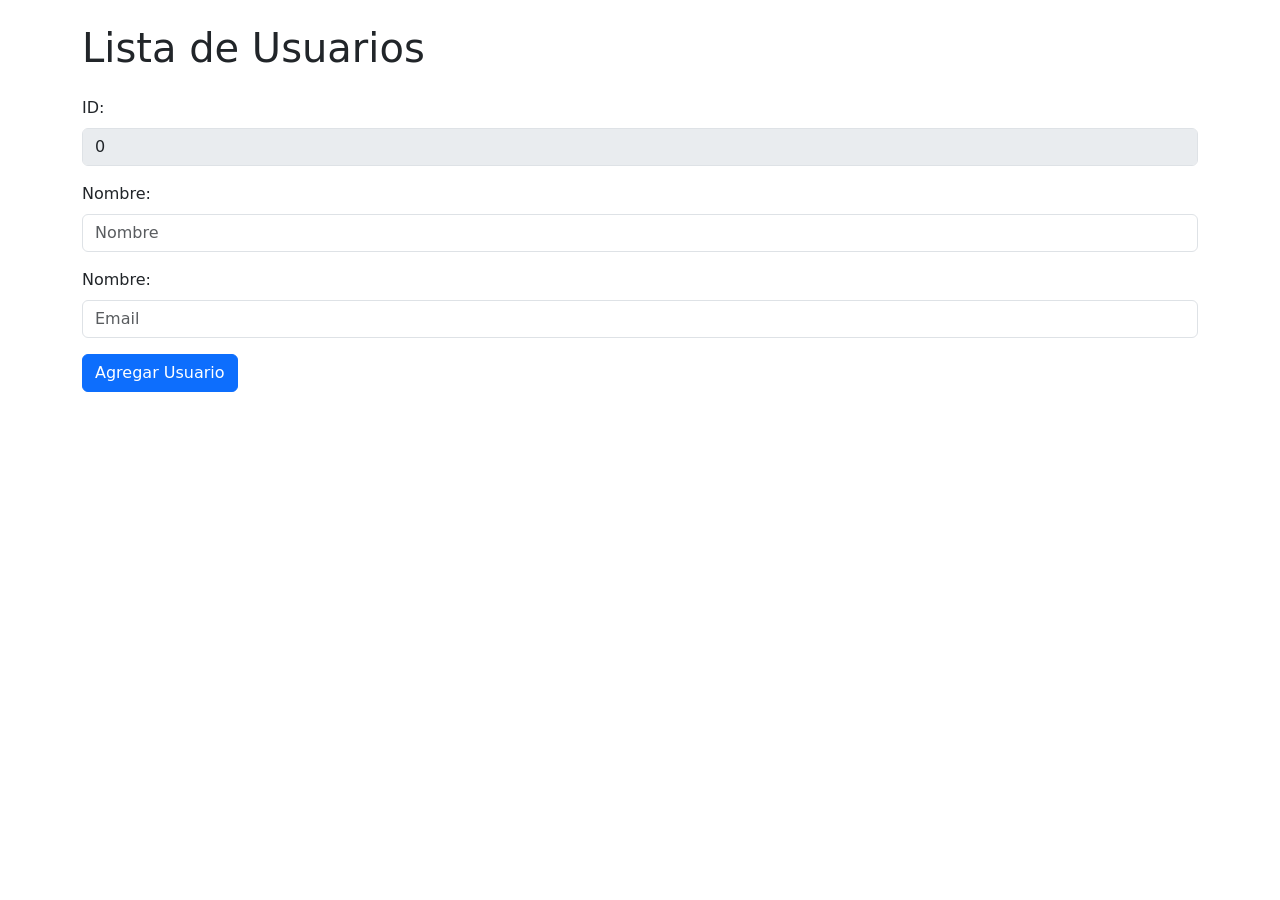
<file: LAB 8/index.html>
<!DOCTYPE html>
<html lang="es">
<head>
    <meta charset="UTF-8">
    <title>Lista de Usuarios</title>

    <!-- Bootstrap 5 -->
    <link href="https://cdn.jsdelivr.net/npm/bootstrap@5.3.3/dist/css/bootstrap.min.css" rel="stylesheet">
</head>
<body>

<div class="container mt-4">

    <h1 class="mb-4">Lista de Usuarios</h1>

    <!-- ID -->
    <div class="mb-3">
        <label class="form-label">ID:</label>
        <input type="text" class="form-control" id="id" disabled>
    </div>

    <!-- Nombre -->
    <div class="mb-3">
        <label class="form-label">Nombre:</label>
        <input type="text" class="form-control" id="nombre" placeholder="Nombre">
    </div>

    <!-- Email -->
    <div class="mb-3">
        <label class="form-label">Nombre:</label>
        <input type="email" class="form-control" id="email" placeholder="Email">
    </div>

    <!-- Botón -->
    <button class="btn btn-primary" onclick="agregarUsuario()">
        Agregar Usuario
    </button>

</div>

<script>
    // Contador de ID
    let contadorId = 0;

    // Mostrar primer ID al cargar
    document.getElementById("id").value = contadorId;

    function agregarUsuario() {
        const nombre = document.getElementById("nombre").value.trim();
        const email = document.getElementById("email").value.trim();

        // Validación básica
        if (nombre === "" || email === "") {
            alert("Por favor complete todos los campos");
            return;
        }

        // Aquí se podría guardar el usuario (array, BD, etc.)
        console.log("Usuario agregado:", {
            id: contadorId,
            nombre,
            email
        });

        // Incrementar ID
        contadorId++;
        document.getElementById("id").value = contadorId;

        // Limpiar campos
        document.getElementById("nombre").value = "";
        document.getElementById("email").value = "";
    }
</script>

</body>
</html>
</file>
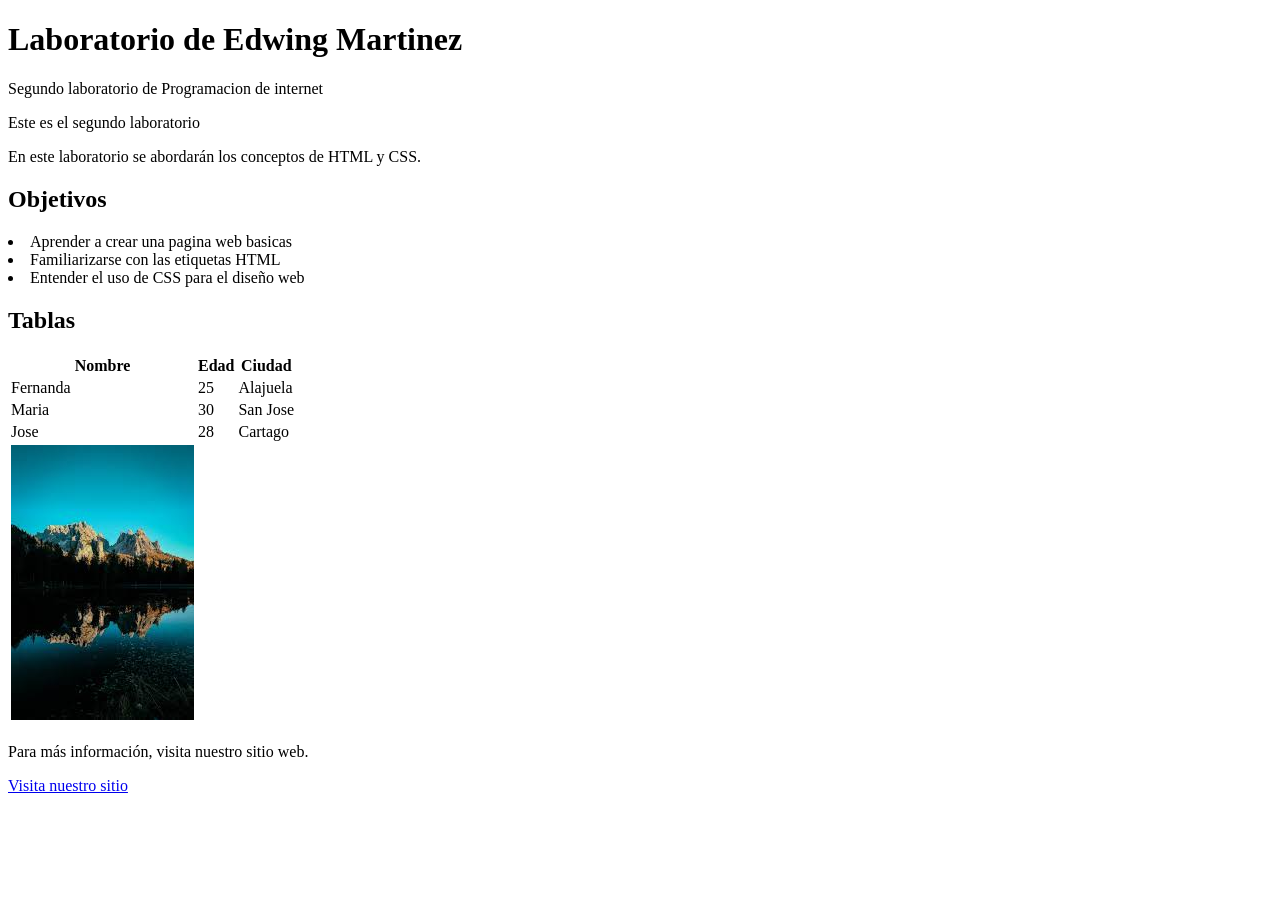
<file: LAB 2/LAB 2 index.html>
<!DOCTYPE html>
<html lang="en">
  <head>
    <!--  cuerpo html  -->
    <meta charset="UTF-8" />
    <meta name="viewport" content="width=device-width, initial-scale=1.0" />
    <title>Laboratorio 2 - Edwing</title>
  </head>
  <body>
    <h1>Laboratorio de Edwing Martinez</h1>
     <p> Segundo laboratorio de Programacion de internet </p>
     <p>Este es el segundo laboratorio</p>
     <p>En este laboratorio se abordarán los conceptos de HTML y CSS.</p>
    <h2>Objetivos</h2>
    <li>Aprender a crear una pagina web basicas</li>
    <li> Familiarizarse con las etiquetas HTML</li>
    <li>Entender el uso de CSS para el diseño web</li>
    <h2>Tablas</h2>

    <table>
        <thead>
         <tr>
                <th>Nombre</th>
                <th>Edad</th>
                <th>Ciudad</th>
            </tr>
        </thead>
            <tr>
                <td>Fernanda </td>
                <td>25</td>
                <td>Alajuela</td>
            </tr>
        <tr>
            <td>Maria</td>
            <td>30</td>
            <td>San Jose</td>
        </tr>
        <tr>
            <td>Jose</td>
            <td>28</td>
            <td>Cartago</td>
        </tr>
      <td><img src="image.jpeg" alt="Representación de la imagen"/></td>
      </table>
      <p>Para más información, visita nuestro sitio web.</p>
      <a href="https://www.ejemplo.com">Visita nuestro sitio</a>
    </body>
</html>
</file>
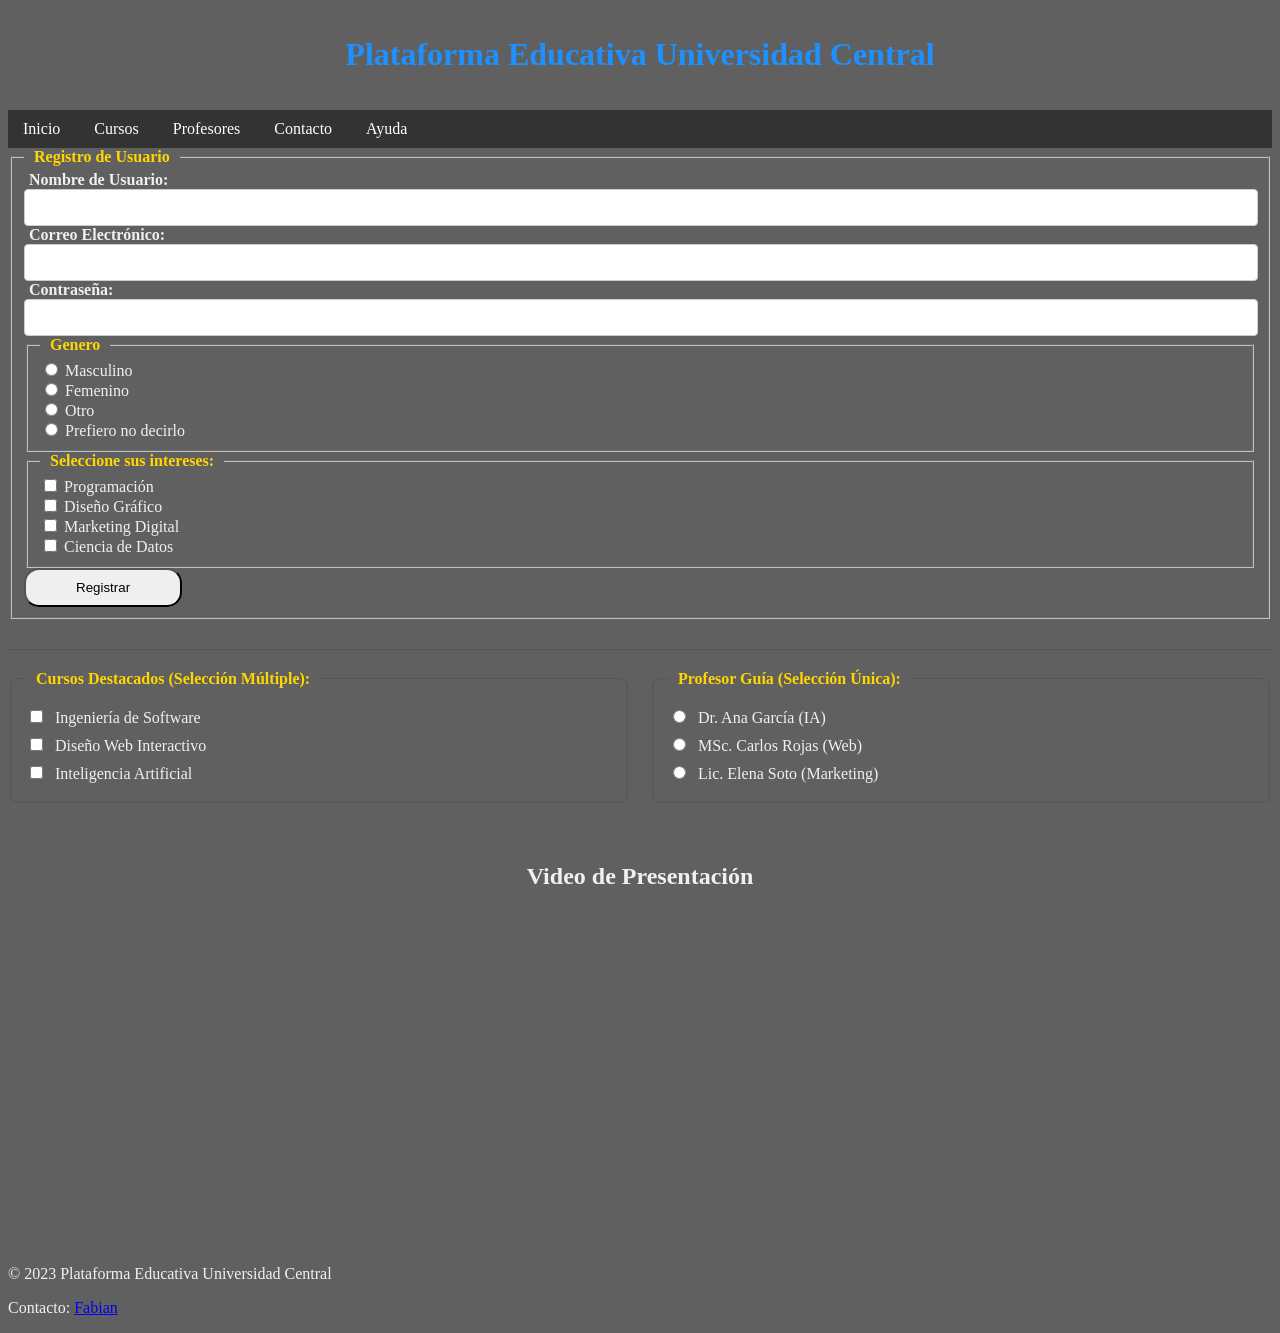
<file: LAB 3/Lab 3 index.html>
<!DOCTYPE html>
<html lang="en">

<head>
    <meta charset="UTF-8">
    <meta name="viewport" content="width=device-width, initial-scale=1.0">
    <title>LAB-03</title>
    <style>
        /* Estilos generales y del body */
        body {
            background-color: rgba(0, 0, 0, 0.623);
            color: #f0f0f0;
        }

        /* --- NUEVOS ESTILOS PARA TÍTULOS Y LEYENDAS --- */
        header h1 {
            color: #1E90FF; /* Azul Brillante */
            text-align: center;
            padding: 15px 0;
        }

        /* --- ESTILOS DEL MENÚ DE NAVEGACIÓN (HEADER) --- */
        nav ul {
            list-style: none;
            padding: 0;
            margin: 0;
            background-color: #333;
        }

        nav ul li {
            display: inline-block;
            position: relative;
        }

        nav ul li a {
            display: block;
            padding: 10px 15px;
            color: white;
            text-decoration: none;
        }

        nav ul ul {
            display: none;
            position: absolute;
            top: 100%;
            left: 0;
            background-color: #444;
            min-width: 180px;
            z-index: 1000;
        }

        nav ul li:hover>ul {
            display: block;
        }

        nav ul ul li {
            display: block;
        }

        nav ul ul li a {
            padding: 8px 15px;
            white-space: nowrap;
        }

        /* --- ESTILOS DEL FORMULARIO --- */
        .form-group label {
            display: block;
            margin-left: 5px;
            font-weight: bold;
        }

        .form-input {
            width: 100%;
            padding: 10px 0;
            border: 1px solid #ccc;
            border-radius: 4px;
        }

        .submit-button {
            padding: 10px 50px;
            border-radius: 15px;
            transition: background-color 0.3s ease;
        }

        .submit-button:hover {
            background-color: #2563eb;
        }

        /* Estilo para las leyendas de todos los fieldsets */
        fieldset legend {
            color: #FFD700; /* Dorado para destacar las secciones */
            font-weight: bold;
            padding: 0 10px;
        }

        /* Estilos para alinear los grupos de opciones debajo del formulario */
        .opciones-adicionales {
            display: flex;
            gap: 20px;
            margin-top: 30px;
            padding: 20px 0;
            border-top: 1px solid #555;
            flex-wrap: wrap;
        }

        .opciones-adicionales fieldset {
            flex: 1;
            min-width: 280px;
            border: 1px solid #555;
            border-radius: 8px;
            padding: 15px;
        }

        /* Asegura que las opciones dentro de fieldset se muestren bien */
        .opciones-adicionales div div {
            padding: 4px 0;
        }

        .opciones-adicionales label {
             margin-left: 5px;
        }
        
        /* Estilos para la sección de video */
        .video-container {
            text-align: center;
            margin-top: 40px;
            padding-bottom: 20px;
        }
        .video-container iframe {
            max-width: 100%; /* Asegura que el video se adapte a la pantalla */
        }

    </style>
</head>

<body>

    <header>
        <h1>Plataforma Educativa Universidad Central</h1>
    </header>

    <nav>
        <ul>
            <li><a href="final/">Inicio</a></li>
            <li>
                <a href="#">Cursos</a>
                <ul>
                    <li><a href="#">Ingeniería de Software</a></li>
                    <li><a href="#">Diseño Web Interactivo</a></li>
                    <li><a href="#">Inteligencia Artificial</a></li>
                </ul>
            </li>
            <li>
                <a href="#">Profesores</a>
                <ul>
                    <li><a href="#">Dr. Ana García</a></li>
                    <li><a href="#">MSc. Carlos Rojas</a></li>
                    <li><a href="#">Lic. Elena Soto</a></li>
                </ul>
            </li>
            <li><a href="#">Contacto</a></li>
            <li><a href="#">Ayuda</a></li>
        </ul>
    </nav>

    <main>
        <section>
            <form action="#" method="post">
                <fieldset>
                    <legend>Registro de Usuario</legend>

                    <div class="form-group">
                        <label for="username">Nombre de Usuario:</label>
                        <input class="form-input" type="text" id="username" name="username" required>

                        <label for="email">Correo Electrónico:</label>
                        <input class="form-input" type="email" id="email" name="email" required>

                        <label for="password">Contraseña:</label>
                        <input class="form-input" type="password" id="password" name="password" required>
                    </div>

                    <fieldset>
                        <legend>Genero</legend>
                        <div>
                            <div>
                                <input type="radio" value="m" name="genero" id="g-m">
                                <label for="g-m">Masculino</label>
                            </div>
                            <div>
                                <input type="radio" value="f" name="genero" id="g-f">
                                <label for="g-f">Femenino</label>
                            </div>
                            <div>
                                <input type="radio" value="o" name="genero" id="g-o">
                                <label for="g-o">Otro</label>
                            </div>
                            <div>
                                <input type="radio" value="n" name="genero" id="g-n">
                                <label for="g-n">Prefiero no decirlo</label>
                            </div>
                        </div>
                    </fieldset>

                    <fieldset>
                        <legend>Seleccione sus intereses:</legend>
                        <div>
                            <div>
                                <input type="checkbox" name="intereses" id="interes1" value="programacion">
                                <label for="interes1">Programación</label>
                            </div>
                            <div>
                                <input type="checkbox" name="intereses" id="interes2" value="diseño">
                                <label for="interes2">Diseño Gráfico</label>
                            </div>
                            <div>
                                <input type="checkbox" name="intereses" id="interes3" value="marketing">
                                <label for="interes3">Marketing Digital</label>
                            </div>
                            <div>
                                <input type="checkbox" name="intereses" id="interes4" value="ciencia">
                                <label for="interes4">Ciencia de Datos</label>
                            </div>
                        </div>
                    </fieldset>

                    <button class="submit-button" type="submit">Registrar</button>
                </fieldset>
            </form>
        </section>

        <section class="opciones-adicionales">

            <fieldset>
                <legend>Cursos Destacados (Selección Múltiple):</legend>
                <div>
                    <div>
                        <input type="checkbox" name="curso_destacado" id="c1" value="software">
                        <label for="c1">Ingeniería de Software</label>
                    </div>
                    <div>
                        <input type="checkbox" name="curso_destacado" id="c2" value="web_interactivo">
                        <label for="c2">Diseño Web Interactivo</label>
                    </div>
                    <div>
                        <input type="checkbox" name="curso_destacado" id="c3" value="ia">
                        <label for="c3">Inteligencia Artificial</label>
                    </div>
                </div>
            </fieldset>

            <fieldset>
                <legend>Profesor Guía (Selección Única):</legend>
                <div>
                    <div>
                        <input type="radio" name="profesor_guia" id="p1" value="ana_garcia">
                        <label for="p1">Dr. Ana García (IA)</label>
                    </div>
                    <div>
                        <input type="radio" name="profesor_guia" id="p2" value="carlos_rojas">
                        <label for="p2">MSc. Carlos Rojas (Web)</label>
                    </div>
                    <div>
                        <input type="radio" name="profesor_guia" id="p3" value="elena_soto">
                        <label for="p3">Lic. Elena Soto (Marketing)</label>
                    </div>
                </div>
            </fieldset>

        </section>
        
        <section class="video-container">
            <h2>Video de Presentación</h2>
            <iframe width="560" height="315" src="https://www.youtube.com/embed/LXb3EKWsInQ?si=KRC7kR0cZzGenVSb&amp;start=61"
                title="Video Incrustado" frameborder="0"
                allow="accelerometer; autoplay; clipboard-write; encrypted-media; gyroscope; picture-in-picture; web-share"
                referrerpolicy="strict-origin-when-cross-origin" allowfullscreen></iframe>
        </section>

    </main>
    <footer>
        <p>&copy; 2023 Plataforma Educativa Universidad Central</p>
        <p>Contacto: <a href="mailto:fabian.chinchilla@uc.ac.cr">Fabian</a></p>
    </footer>
</body>

</html>
</file>
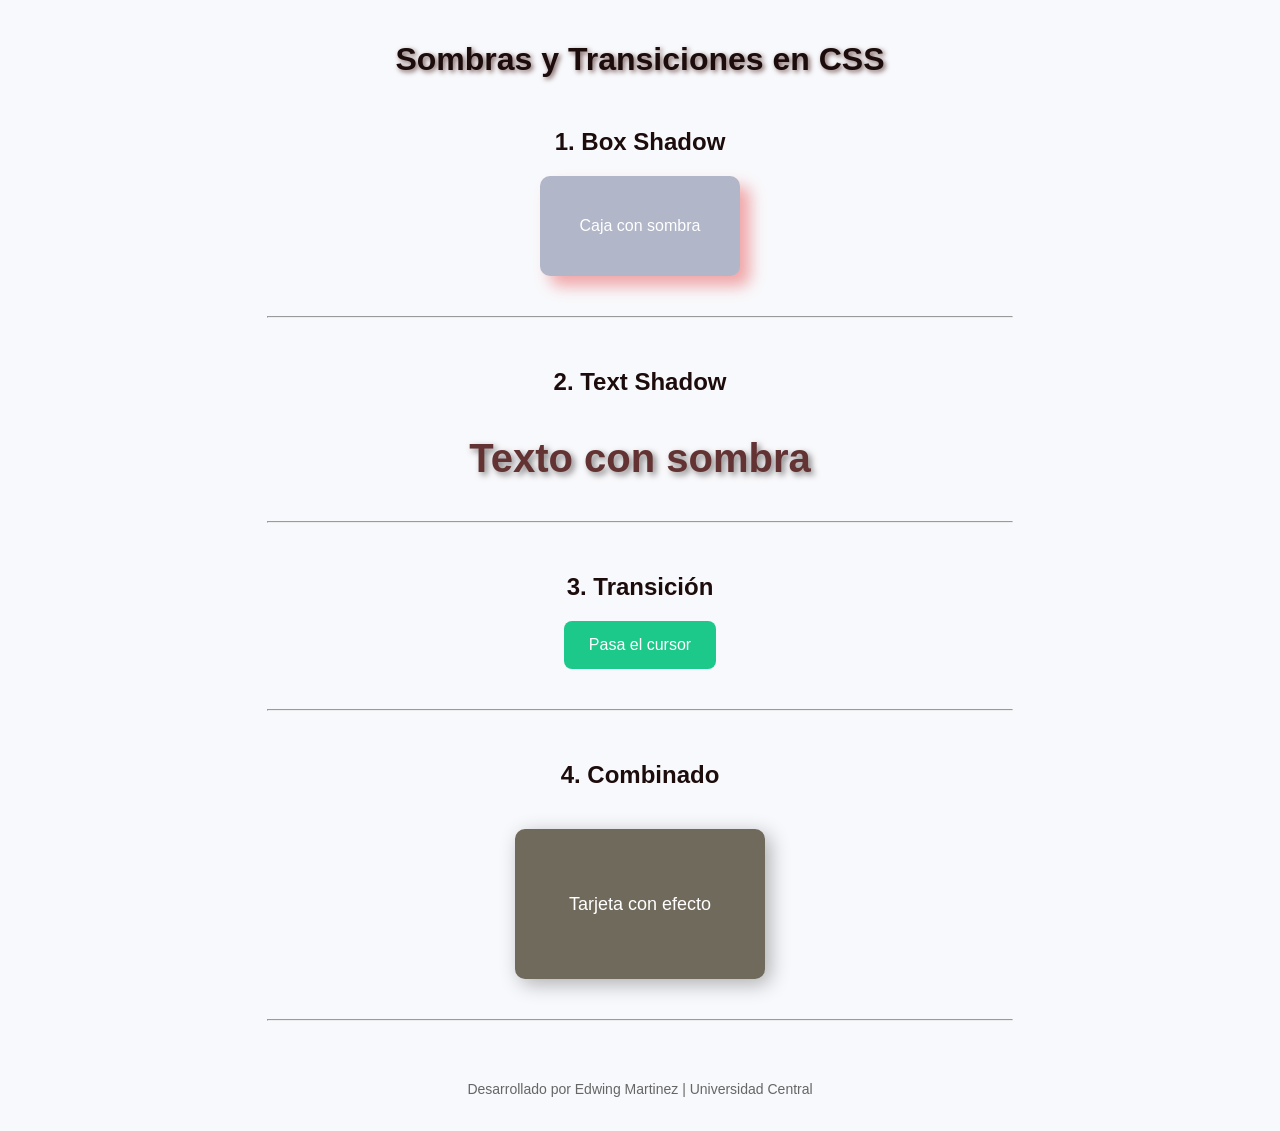
<file: LAB 4/Investigacion index.html>
<!DOCTYPE html>
<html lang="es">
<head>
    <meta charset="UTF-8">
    <meta name="viewport" content="width=device-width, initial-scale=1.0">
    <title>Sombras y Transiciones en CSS</title>

    <!-- Enlace al archivo CSS externo -->
    <link rel="stylesheet" href="index.css">
</head>
<body>

    <h1>Sombras y Transiciones en CSS</h1>

    <section>
        <h2>1. Box Shadow</h2>
        <div class="caja">Caja con sombra</div>
        
    </section>

    <hr>

    <section>
        <h2>2. Text Shadow</h2>
        <h3 class="titulo">Texto con sombra</h3>
    </section>

    <hr>

    <section>
        <h2>3. Transición</h2>
        <button class="boton">Pasa el cursor</button>
    </section>

    <hr>

    <section>
        <h2>4. Combinado</h2>
        <div class="tarjeta">Tarjeta con efecto</div>
    </section>

    <hr>
       <footer>
        <p>Desarrollado por Edwing Martinez | Universidad Central</p>
    </footer>

</body>
</html>
</file>
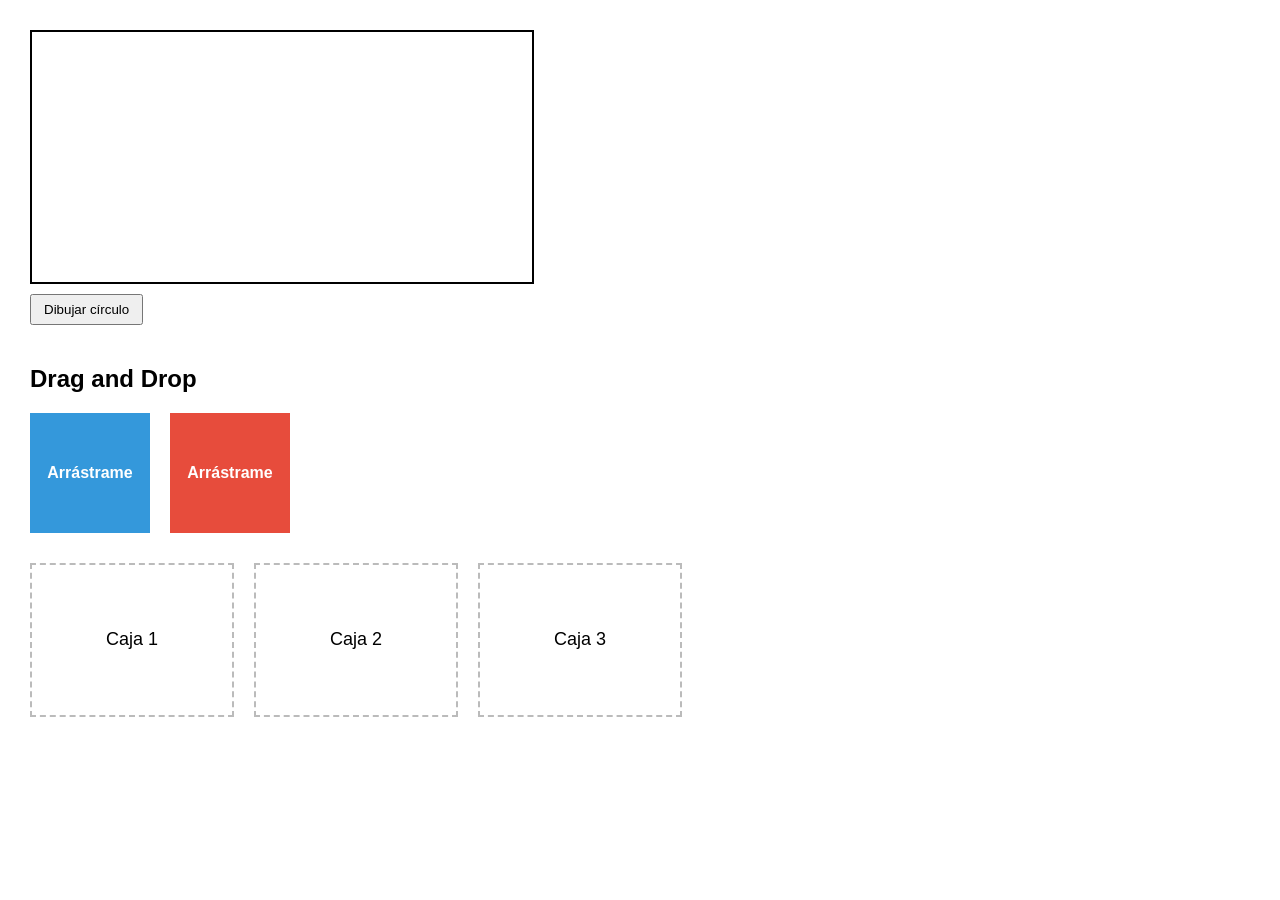
<file: LAB 9/LAB 9 index.html>
<!DOCTYPE html>
<html lang="es">
<head>
    <meta charset="UTF-8">
    <title>Canvas y Drag and Drop</title>

    <style>
        body {
            font-family: Arial, Helvetica, sans-serif;
            margin: 30px;
        }

        /* ===== CANVAS ===== */
        canvas {
            border: 2px solid #000;
            display: block;
            margin-bottom: 10px;
        }

        button {
            padding: 6px 12px;
            cursor: pointer;
        }

        /* ===== DRAG AND DROP ===== */
        h2 {
            margin-top: 40px;
        }

        .drag-container {
            display: flex;
            gap: 20px;
            margin-bottom: 30px;
        }

        .drag-item {
            width: 120px;
            height: 120px;
            color: white;
            display: flex;
            align-items: center;
            justify-content: center;
            font-weight: bold;
            cursor: grab;
        }

        .blue {
            background-color: #3498db;
        }

        .red {
            background-color: #e74c3c;
        }

        .drop-container {
            display: flex;
            gap: 20px;
        }

        .drop-box {
            width: 200px;
            height: 150px;
            border: 2px dashed #bbb;
            display: flex;
            align-items: center;
            justify-content: center;
            font-size: 18px;
        }
    </style>
</head>
<body>

    <!-- ===== CANVAS ===== -->
    <canvas id="miCanvas" width="500" height="250"></canvas>
    <button onclick="dibujarCirculo()">Dibujar círculo</button>

    <!-- ===== DRAG AND DROP ===== -->
    <h2>Drag and Drop</h2>

    <div class="drag-container">
        <div class="drag-item blue" draggable="true" id="drag1">
            Arrástrame
        </div>

        <div class="drag-item red" draggable="true" id="drag2">
            Arrástrame
        </div>
    </div>

    <div class="drop-container">
        <div class="drop-box" ondrop="soltar(event)" ondragover="permitirSoltar(event)">
            Caja 1
        </div>

        <div class="drop-box" ondrop="soltar(event)" ondragover="permitirSoltar(event)">
            Caja 2
        </div>

        <div class="drop-box" ondrop="soltar(event)" ondragover="permitirSoltar(event)">
            Caja 3
        </div>
    </div>

    <script>
        /* ===== CANVAS ===== */
        function dibujarCirculo() {
            const canvas = document.getElementById("miCanvas");
            const ctx = canvas.getContext("2d");

            ctx.clearRect(0, 0, canvas.width, canvas.height);

            ctx.beginPath();
            ctx.arc(250, 125, 80, 0, Math.PI * 2);
            ctx.fillStyle = "yellow";
            ctx.fill();
            ctx.closePath();
        }

        /* ===== DRAG AND DROP ===== */
        const items = document.querySelectorAll(".drag-item");

        items.forEach(item => {
            item.addEventListener("dragstart", e => {
                e.dataTransfer.setData("text", e.target.id);
            });
        });

        function permitirSoltar(e) {
            e.preventDefault();
        }

        function soltar(e) {
            e.preventDefault();
            const id = e.dataTransfer.getData("text");
            const elemento = document.getElementById(id);
            e.target.appendChild(elemento);
        }
    </script>

</body>
</html>
</file>
<file: LAB 5/index.css>
#ctn-1 {
  background-color: #f8f9fa;
}

#ctn-2 {
  background-color: #a5a5a5;
}

.pintar > .row > div {
  background-color: #1b7ada;
  border: 1px solid #000;
  padding: 10px;
}

/* Extra small devices (portrait phones, less than 576px) */
/* No media query for `xs` since this is the default in Bootstrap */

/* pequeño devices (landscape phones, 576px and up) */
@media (min-width: 576px) {
  p{
    color: rgb(255, 21, 0) !important;
  }
}

/* Medio devices (tablets, 768px and up) */
@media (min-width: 768px) {
  p{
    color: rgb(116, 116, 228) !important;
  }
}

/* Largo devices (desktops, 992px and up) */
@media (min-width: 992px) {
  p{
    color: green !important;
  }
}

/* Extra large devices (large desktops, 1200px and up) */
@media (min-width: 1200px) {
  p{
    color: purple !important;
  }
}
</file>
<file: LAB 7/index.css>
.caja {
  padding: 10px;
  border: 1px solid #ccc;
  transition: background-color 0.3s; 
  border-radius: 5px;
  margin-bottom: 10px;
}

.caja.color {
  background-color: #d86359;
  color: #0b0ff4fc;
  font-weight: bold;
}

.caja.color:hover {
  background-color: #f504f9 !important;
  color:#ffffff;
}
</file>
<file: LAB 4/index.css>
/* ======== ESTILOS GENERALES ======== */
body {
    font-family: Arial, sans-serif;
    background-color: #f8f9fc;
    color: #1c0c0c;
    margin: 0;
    padding: 20px;
    text-align: center;
}

h1 {
    text-shadow: 2px 2px 5px #795c5c;
}

section {
    margin-top: 50px;
}

hr {
    margin: 40px auto;
    width: 60%;
}

/* ======== 1. SOMBRAS EN CAJAS ======== */
.caja {
    width: 200px;
    height: 100px;
    background-color: #b1b6c8;
    color: white;
    text-align: center;
    line-height: 100px;
    margin: 20px auto;
    border-radius: 10px;
    box-shadow: 10px 10px 15px rgba(230, 43, 43, 0.4);
    transition: box-shadow 0.5s ease;
}

.caja:hover {
    box-shadow: 15px 15px 25px rgba(0,0,0,0.6);
}

/* ======== 2. SOMBRAS EN TEXTO ======== */
.titulo {
    font-size: 40px;
    color: #633232;
    text-shadow: 3px 3px 6px #817e7e;
}

/* ======== 3. TRANSICIONES ======== */
.boton {
    background-color: #1cc88a;
    color: white;
    padding: 15px 25px;
    border: none;
    border-radius: 8px;
    font-size: 16px;
    cursor: pointer;
    transition: background-color 0.5s ease, transform 0.5s ease;
}

.boton:hover {
    background-color: #17a673;
    transform: scale(1.1);
}

/* ======== 4. EFECTO COMBINADO ======== */
.tarjeta {
    width: 250px;
    height: 150px;
    background-color: #706a5c;
    text-align: center;
    line-height: 150px;
    font-size: 18px;
    color: #fff;
    border-radius: 10px;
    margin: 40px auto;
    box-shadow: 5px 5px 20px rgba(0,0,0,0.3);
    transition: box-shadow 0.4s ease, transform 0.4s ease;
}

.tarjeta:hover {
    box-shadow: 10px 10px 25px rgba(0,0,0,0.6);
    transform: translateY(-10px);
}

/* ======== 5. IMAGEN CON EFECTO ======== */
.imagen {
    width: 300px;
    border-radius: 10px;
    box-shadow: 8px 8px 20px rgba(131, 2, 125, 0.5);
    transition: transform 0.5s ease, box-shadow 0.5s ease;
}

.imagen:hover {
    transform: scale(1.05);
    box-shadow: 12px 12px 25px rgba(205, 231, 77, 0.7);
}

/* ======== PIE DE PÁGINA ======== */
footer {
    margin-top: 60px;
    font-size: 14px;
    color: #666;
}
</file>
